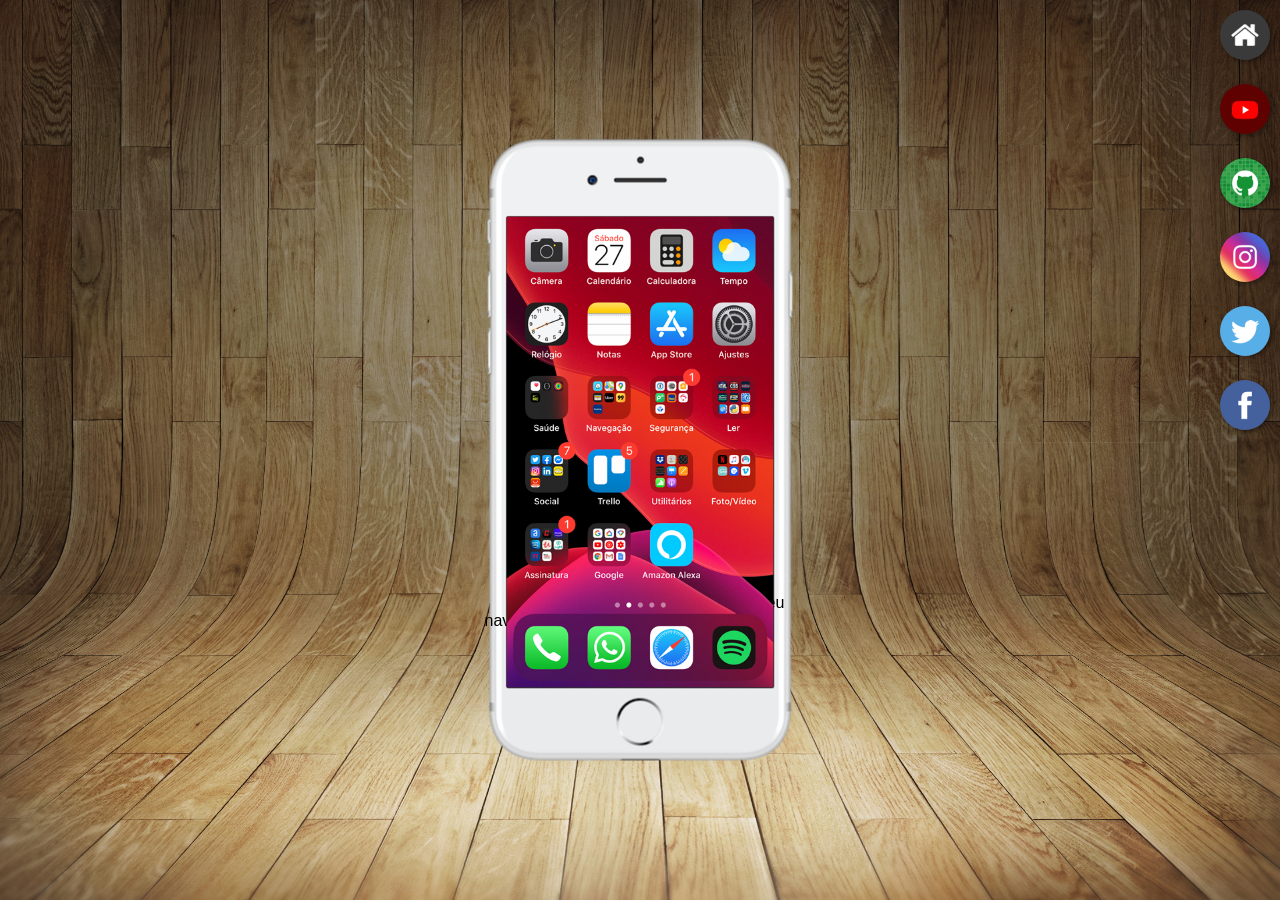
<file: index.html>
<!DOCTYPE html>
<html lang="pt-br">
<head>
    <meta charset="UTF-8">
    <meta name="viewport" content="width=device-width, initial-scale=1.0">
    <link rel="shortcut icon" href="favicon.ico">
    <link rel="stylesheet" href="estilos/style.css">
    <title>Projeto de Redes Sociais</title>
</head>
<body>
    <main>
        <section id="telefone">
            <iframe src="home.html" name="tela" id="tela" frameborder="0"></iframe>
            Seu navegador não é compatível com isso.
        </section>
        <section id="redes-sociais">
            <a href="home.html" target="tela"><img src="imagens/logo-home.jpg" alt="Home"></a><br>
            <a href="youtube.html" target="tela"><img src="imagens/logo-youtube.jpg" alt="Youtube"></a><br>
            <a href="github.html" target="tela"><img src="imagens/logo-github.jpg" alt="GitHub"></a><br>
            <a href="instagram.html" target="tela"><img src="imagens/logo-instagram.jpg" alt="Instagram"></a><br>
            <a href="twitter.html" target="tela"><img src="imagens/logo-twitter.jpg" alt="Twitter"></a><br>
            <a href="facebook.html" target="tela"><img src="imagens/logo-facebook.jpg" alt="Facebook"></a><br>
        </section>
    </main>
</body>
</html>
</file>
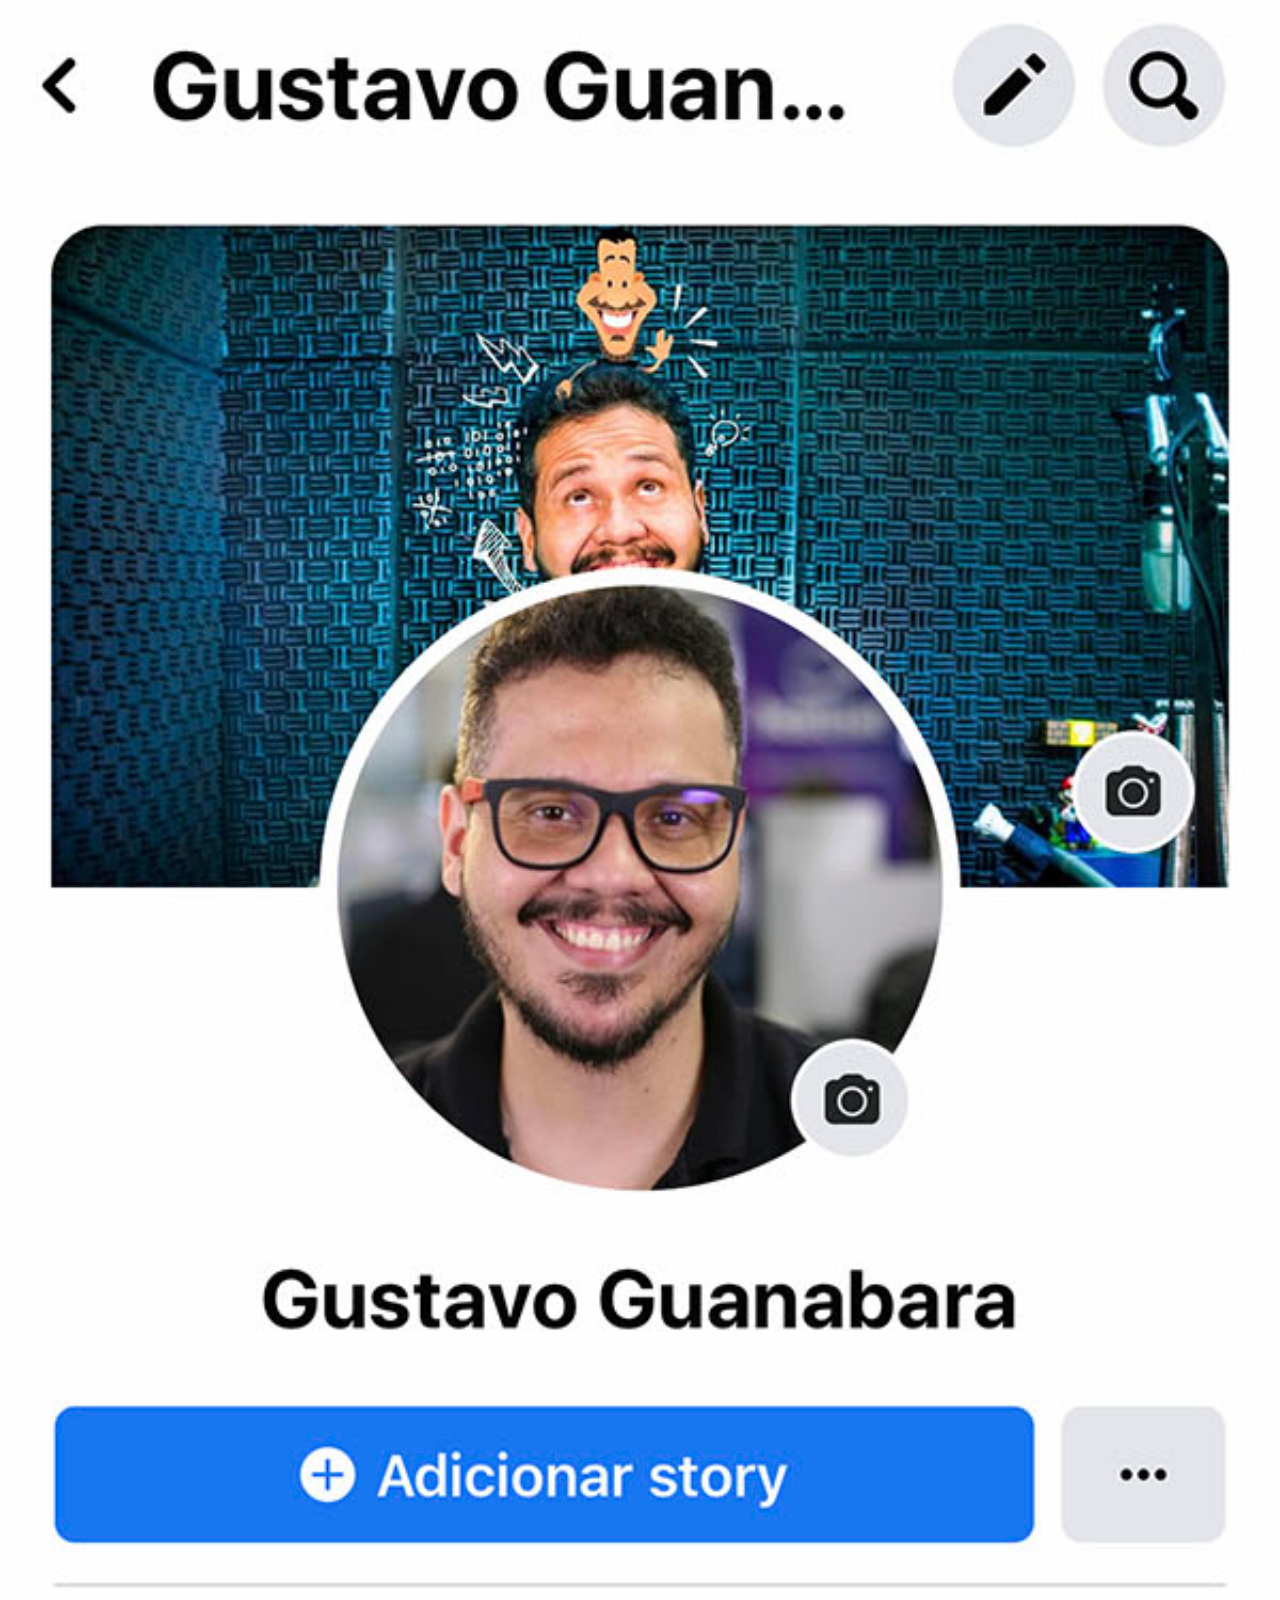
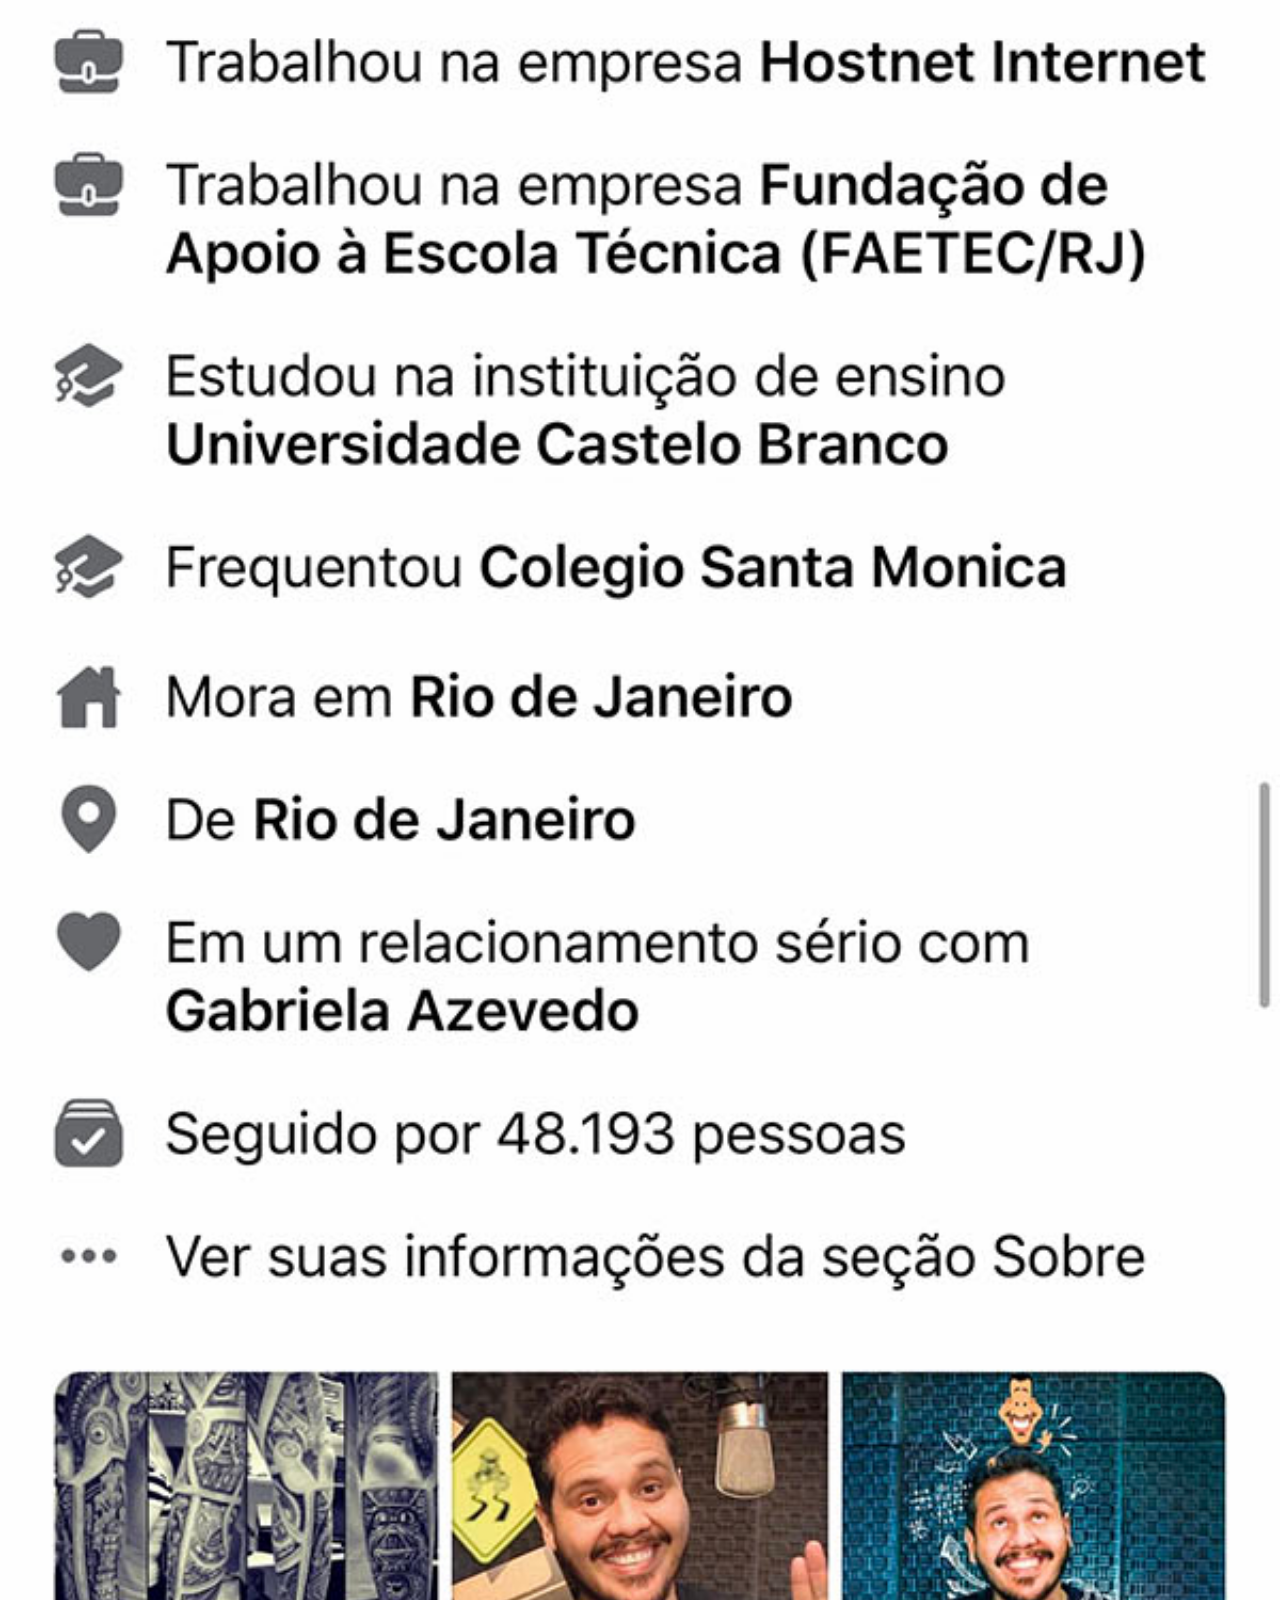
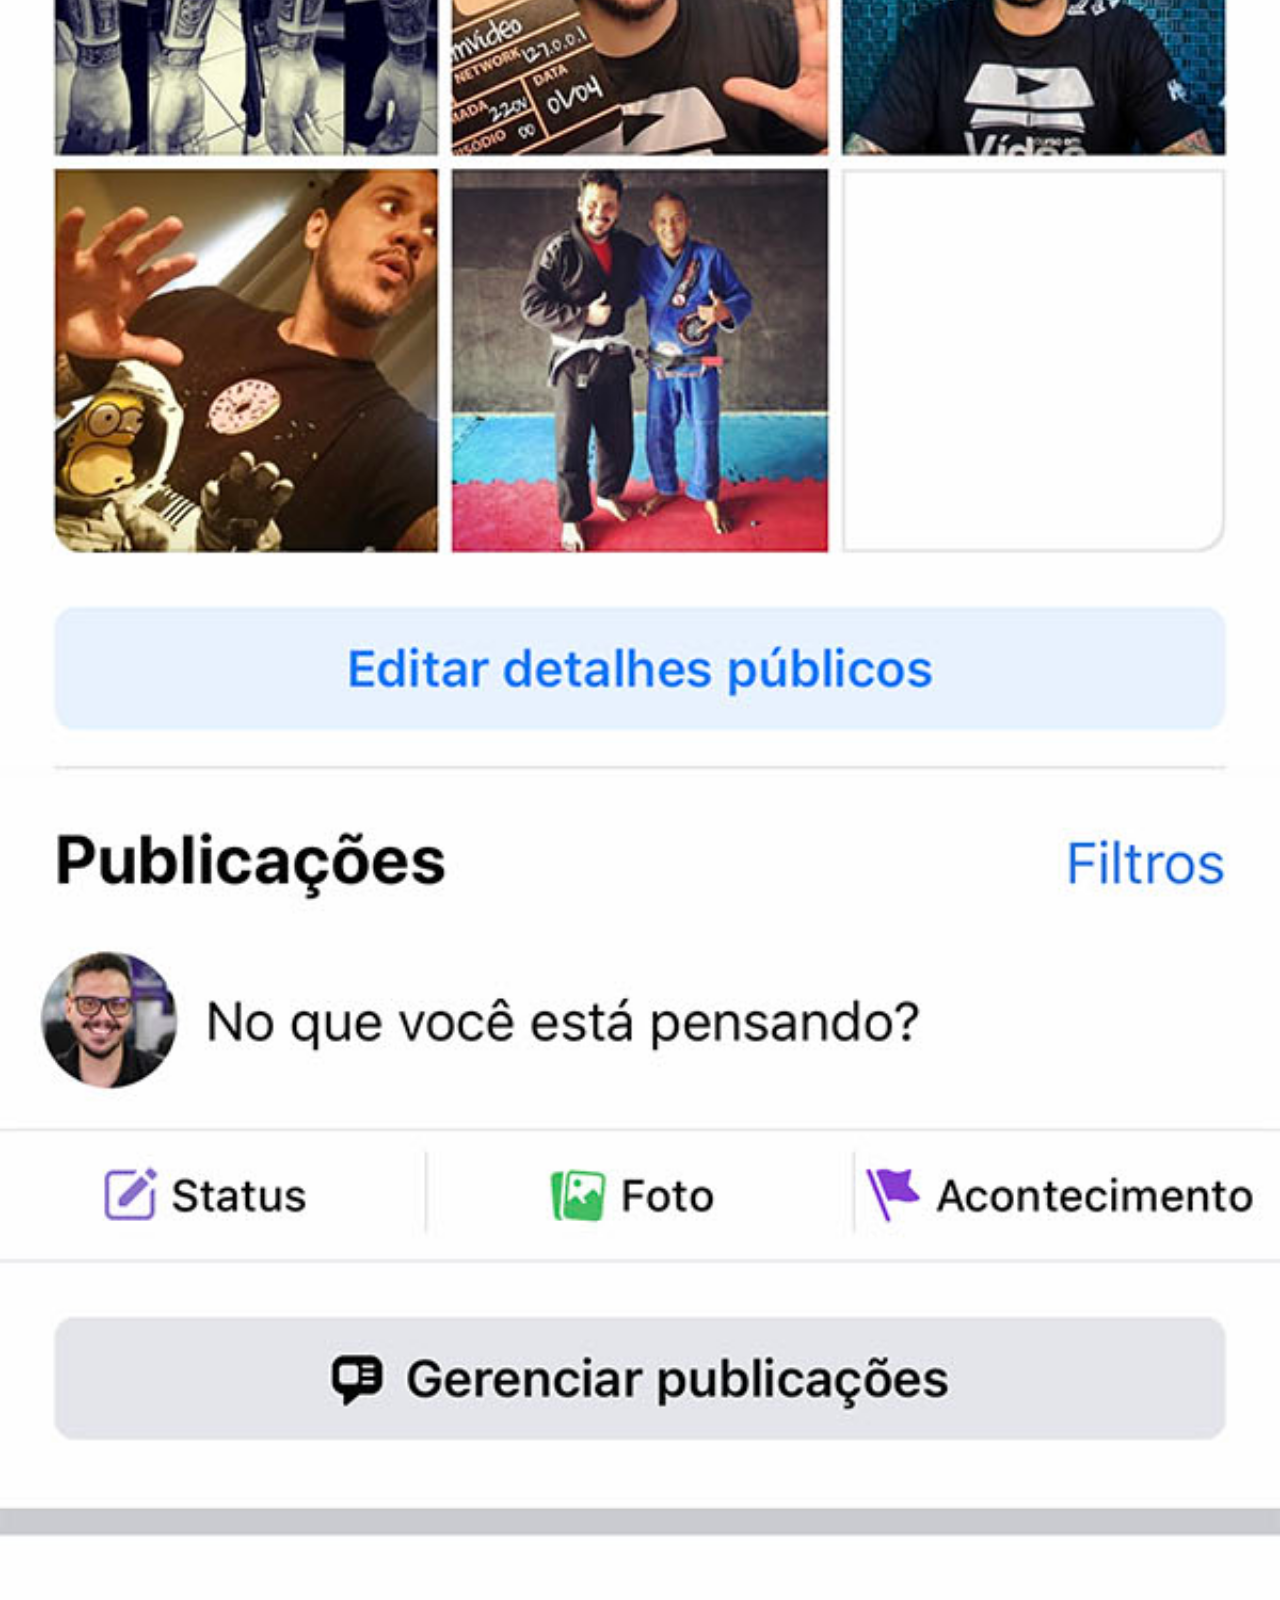
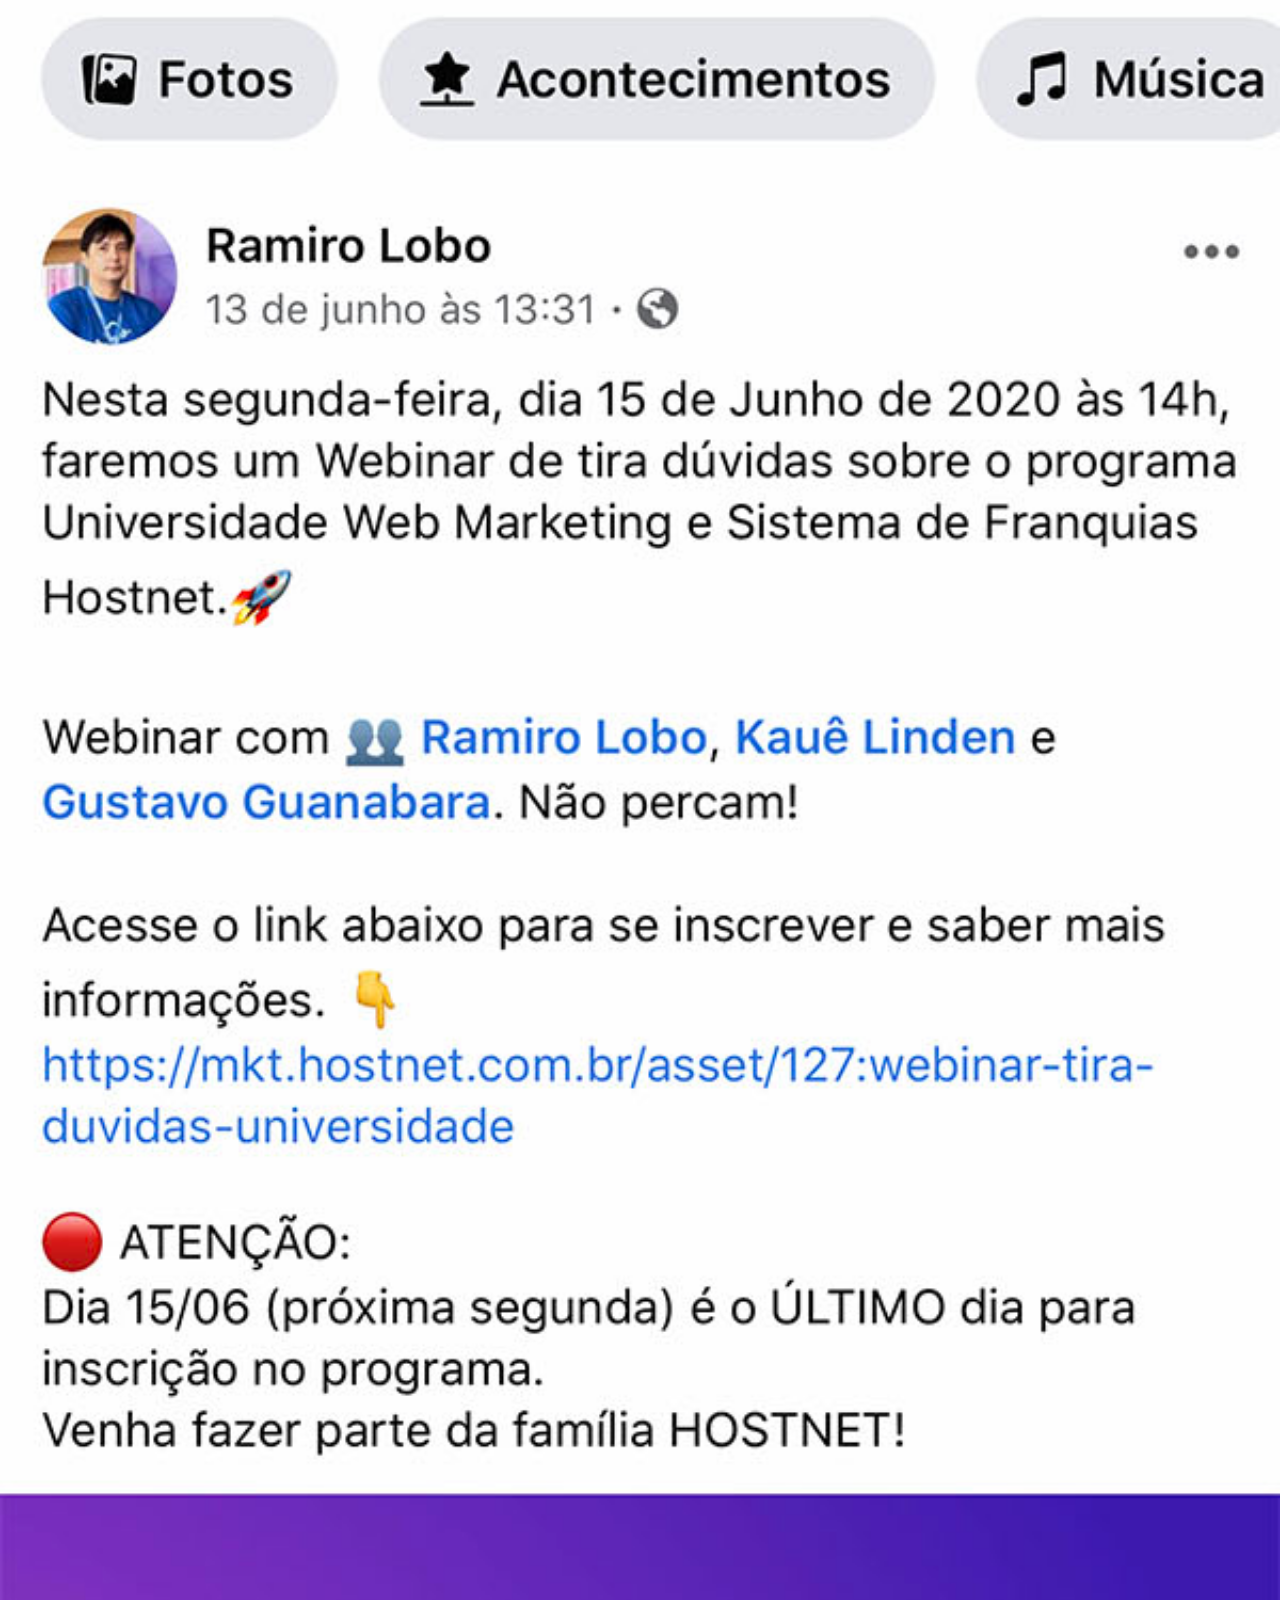
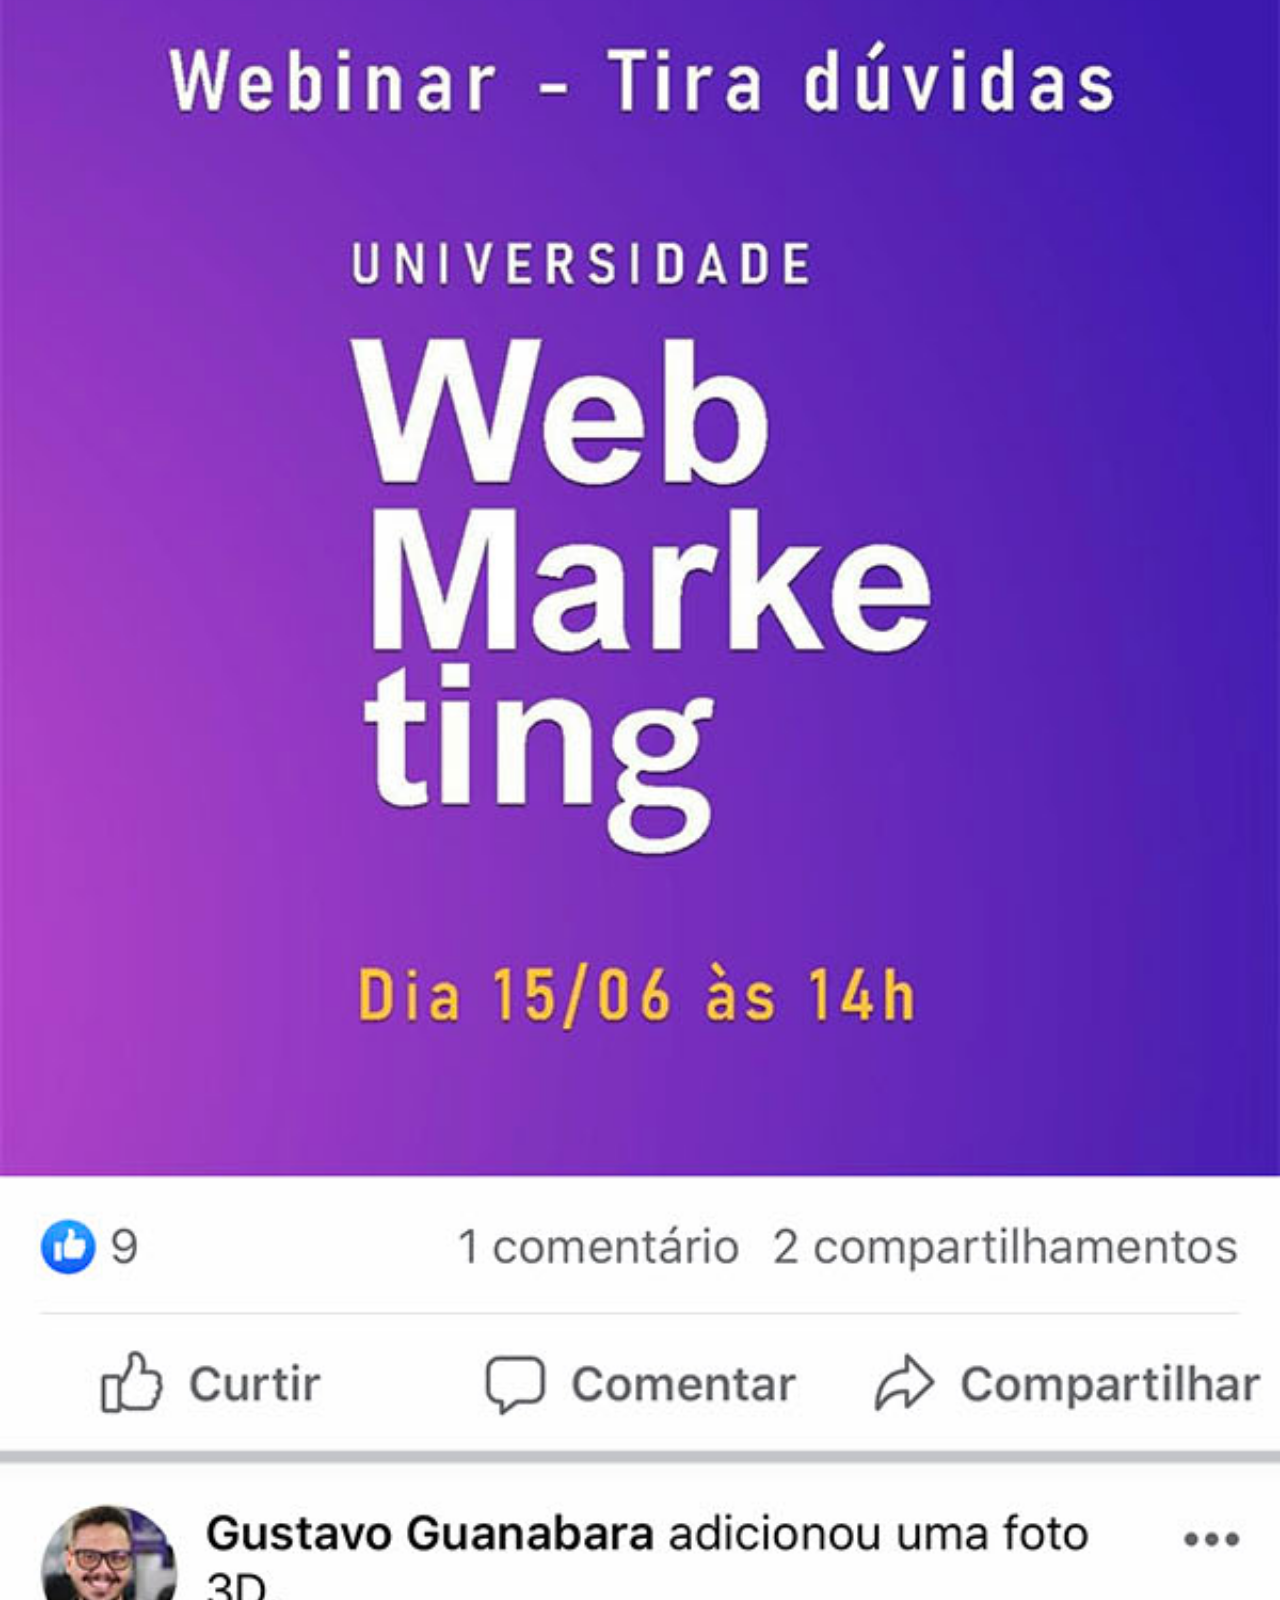
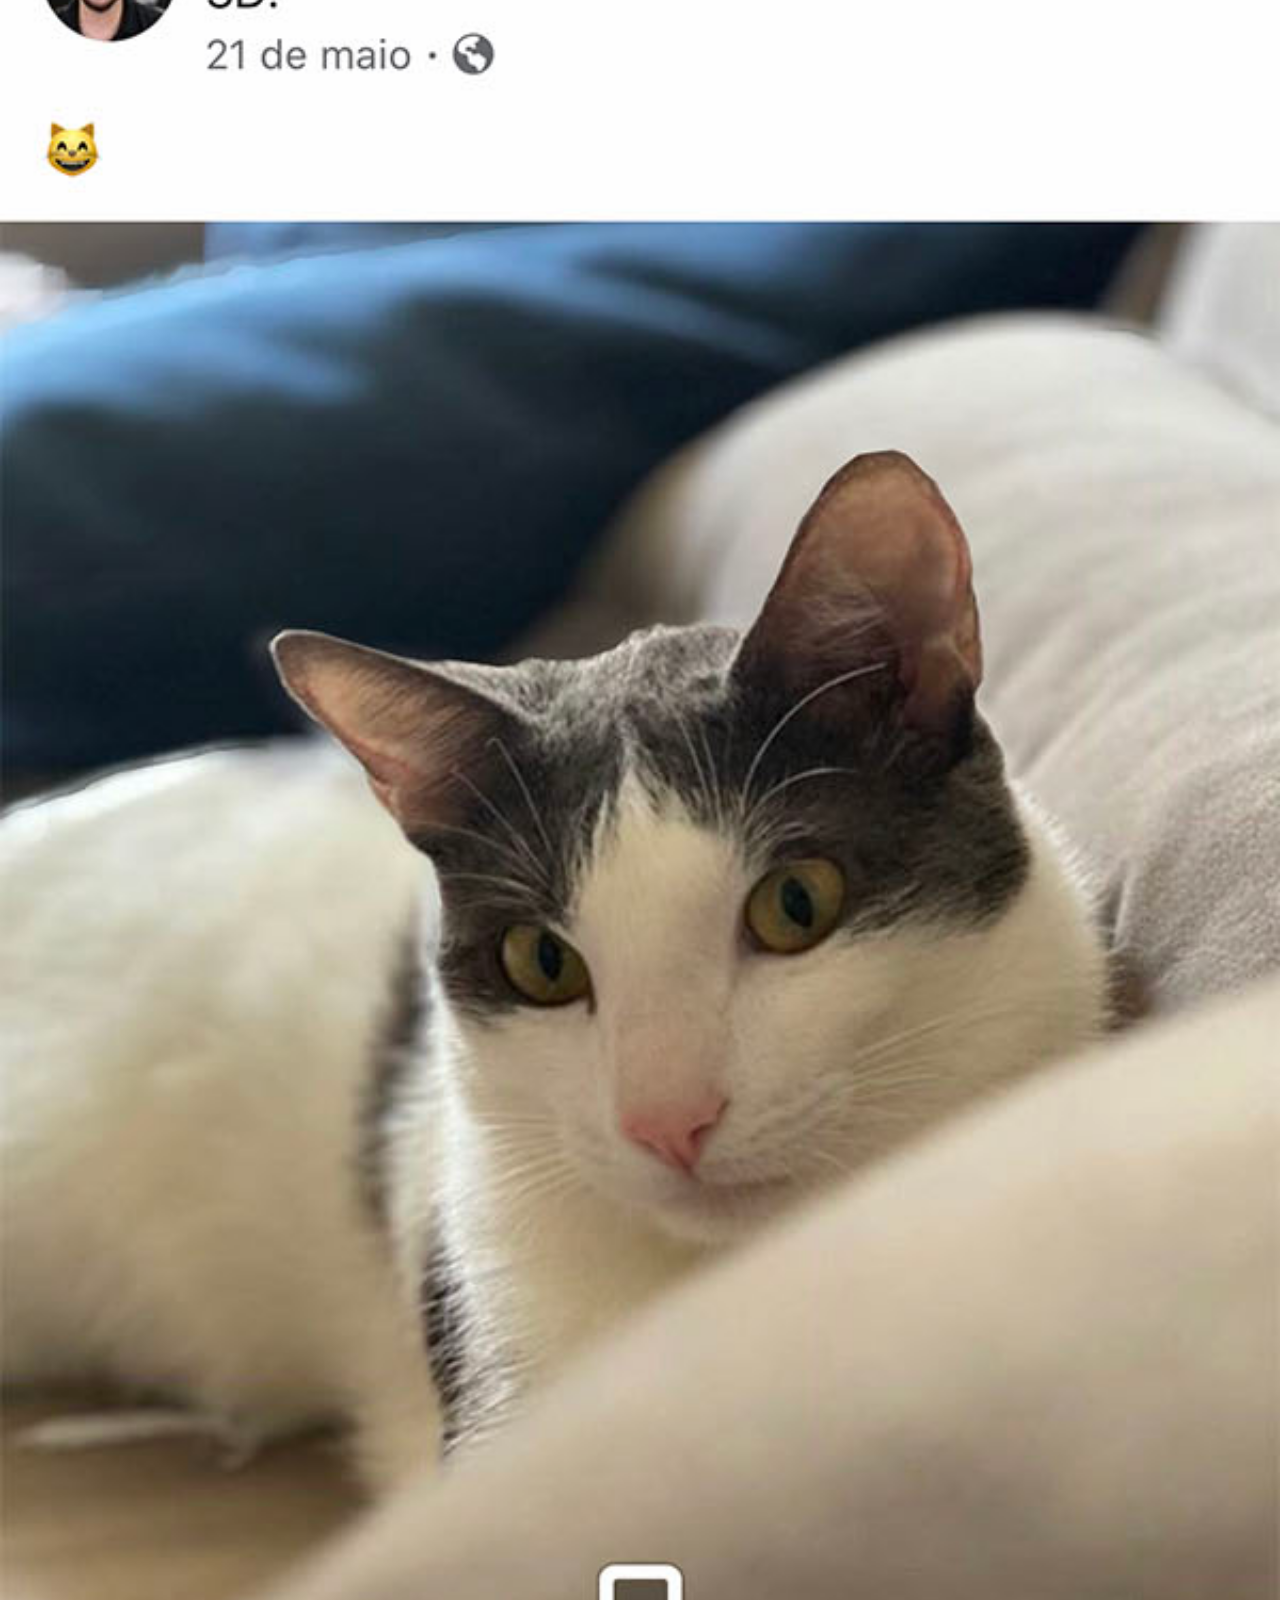
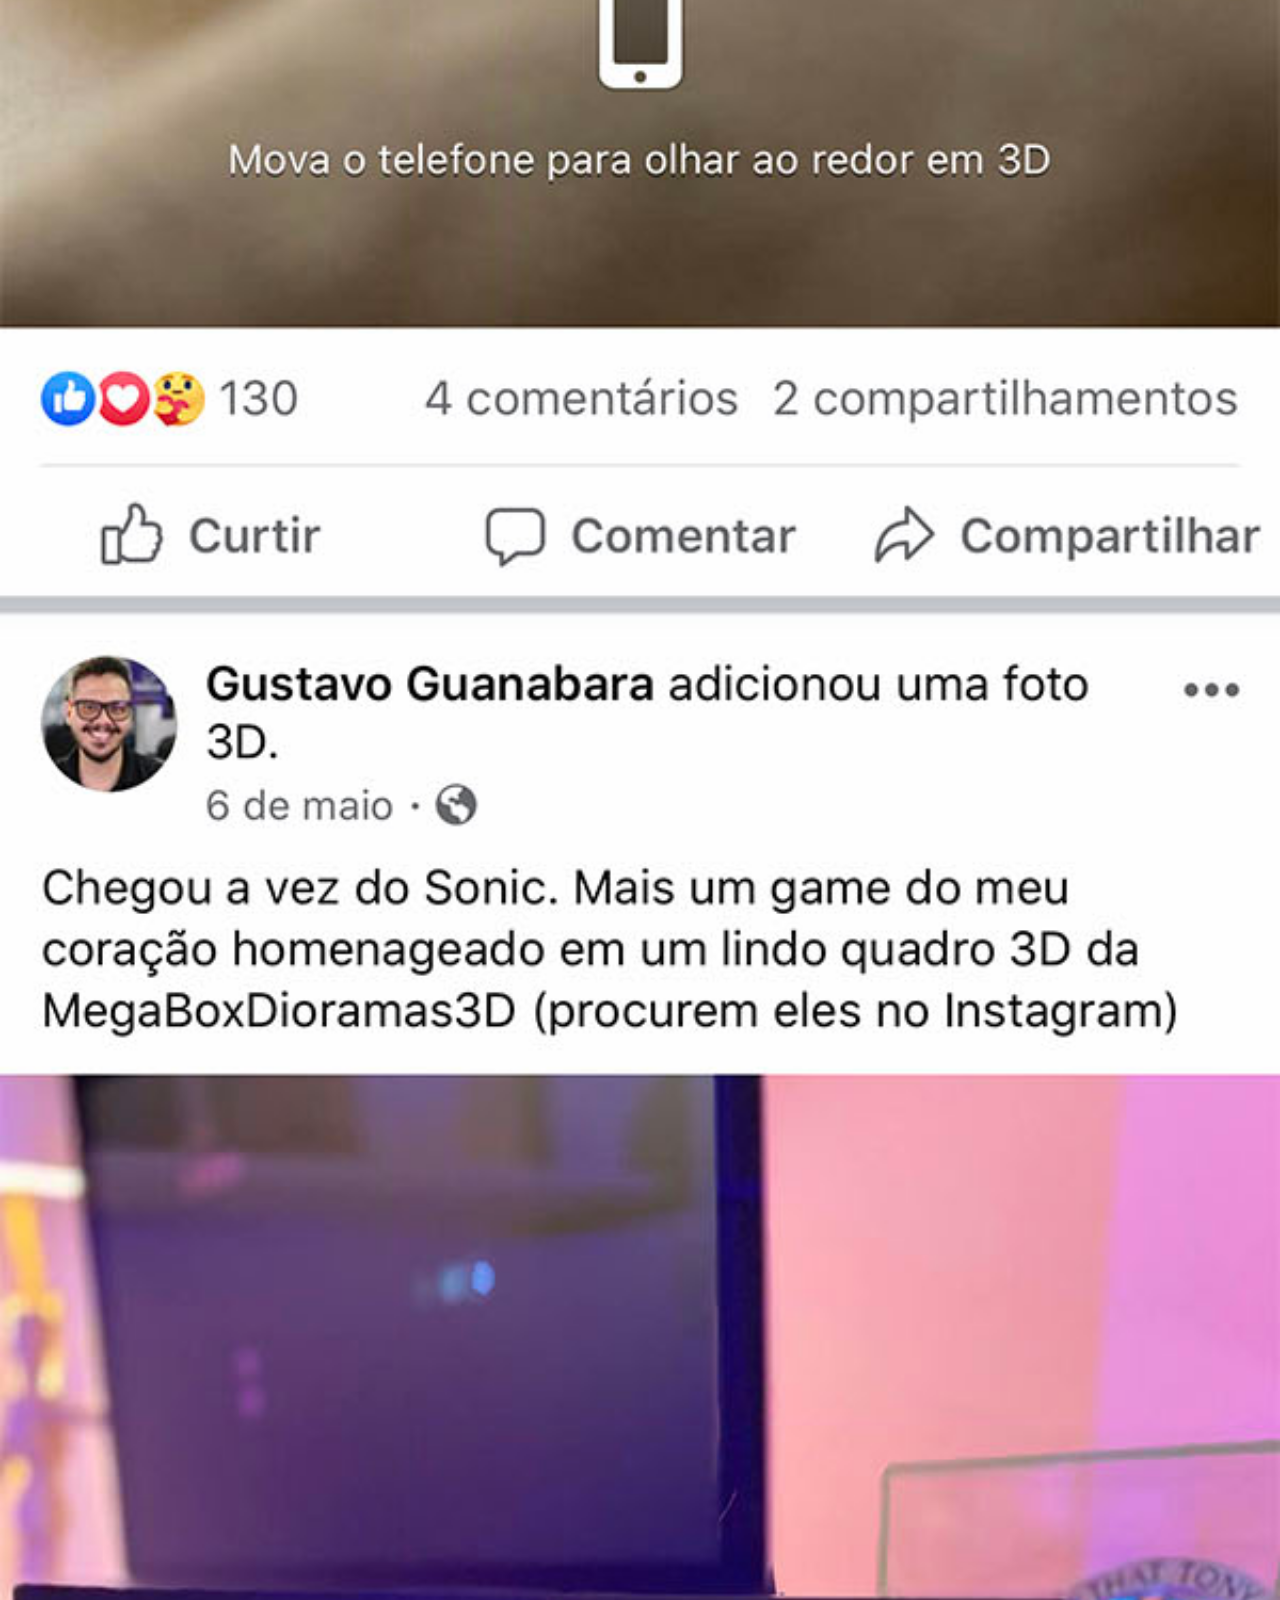
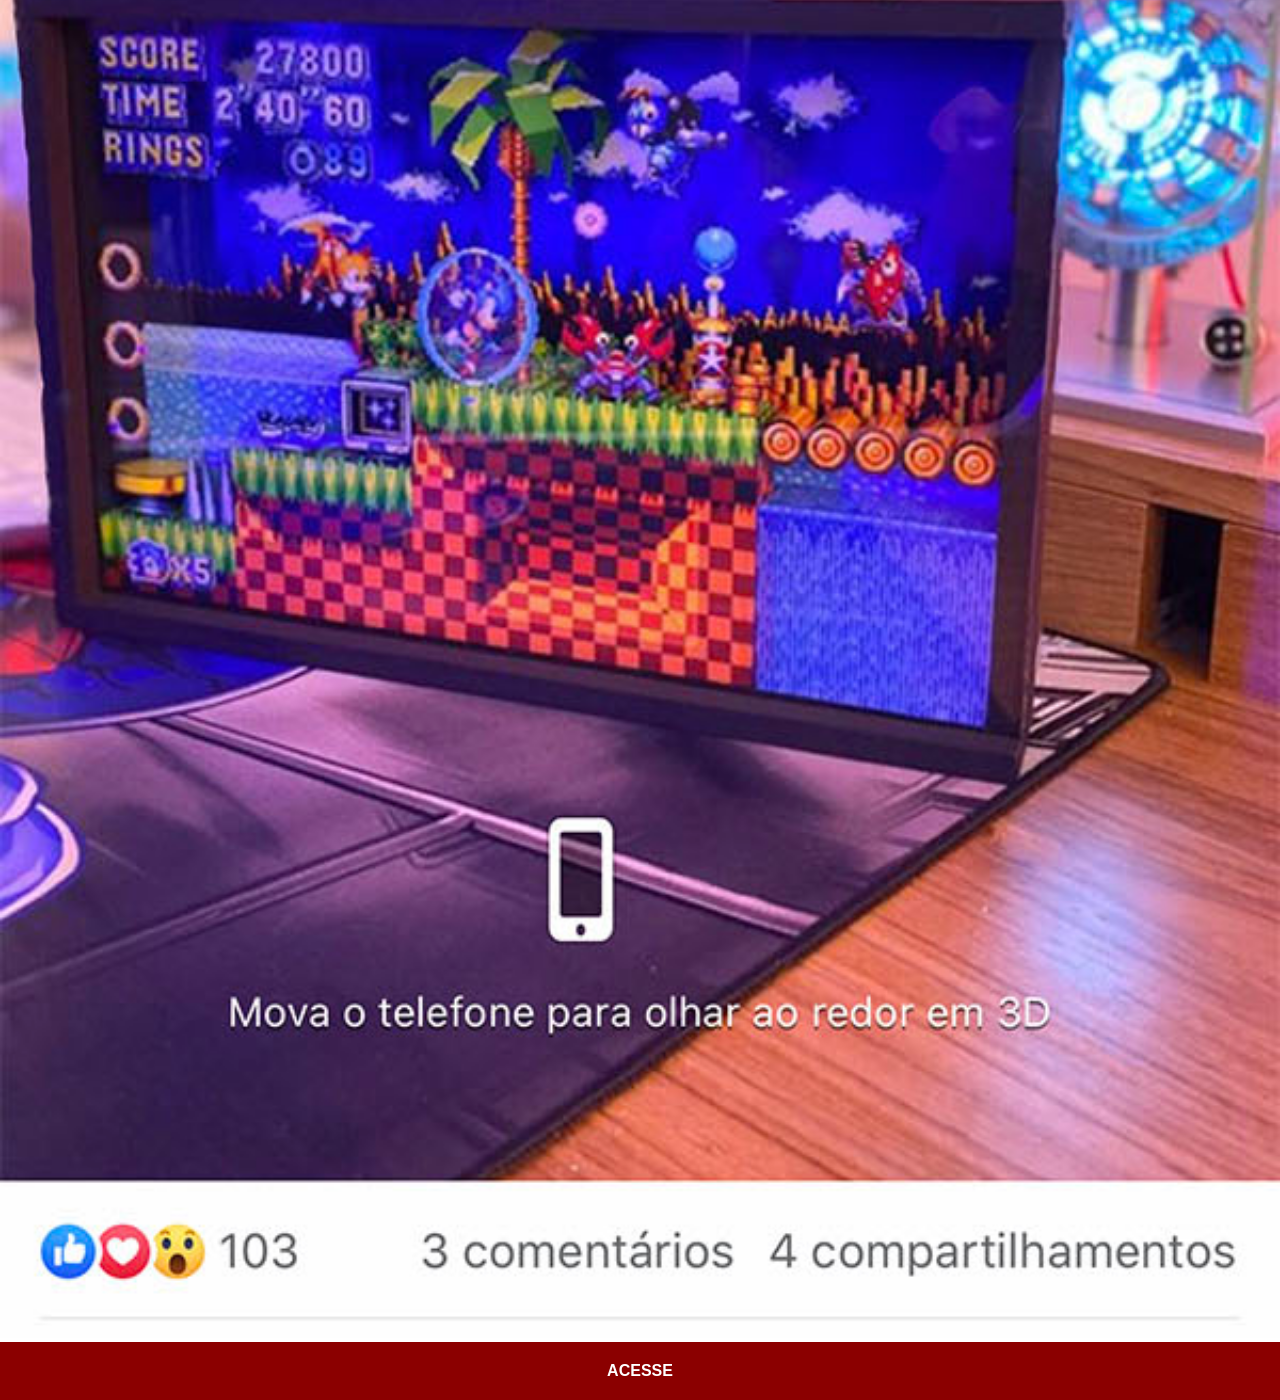
<file: facebook.html>
<!DOCTYPE html>
<html lang="pt-br">
<head>
    <meta charset="UTF-8">
    <meta name="viewport" content="width=device-width, initial-scale=1.0">
    <title>Facebook</title>
    <link rel="stylesheet" href="estilos/social.css">
</head>
<body>
    <img src="imagens/tela-facebook.jpg" alt="Facebook">
    <a href="https://www.facebook.com/gustavoguanabara/about/" target="_blank">ACESSE</a>
</body>
</html>
</file>
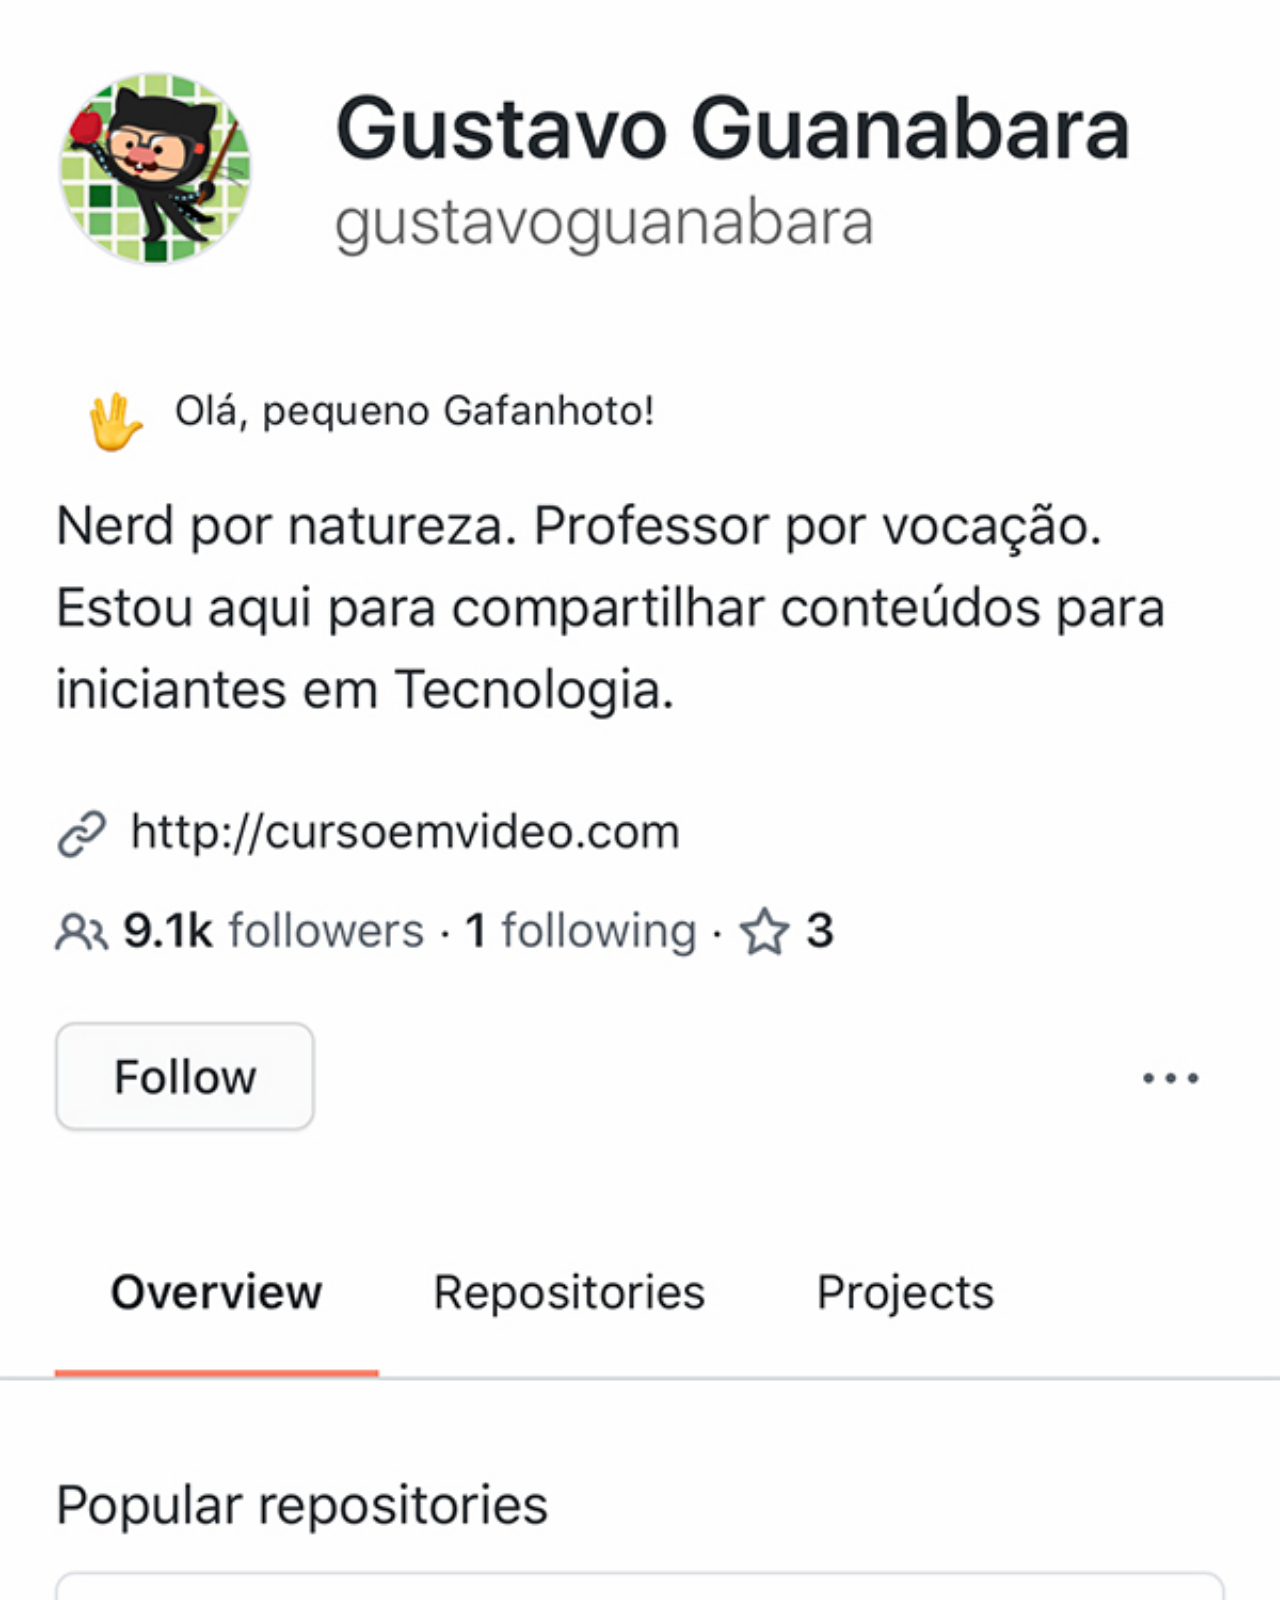
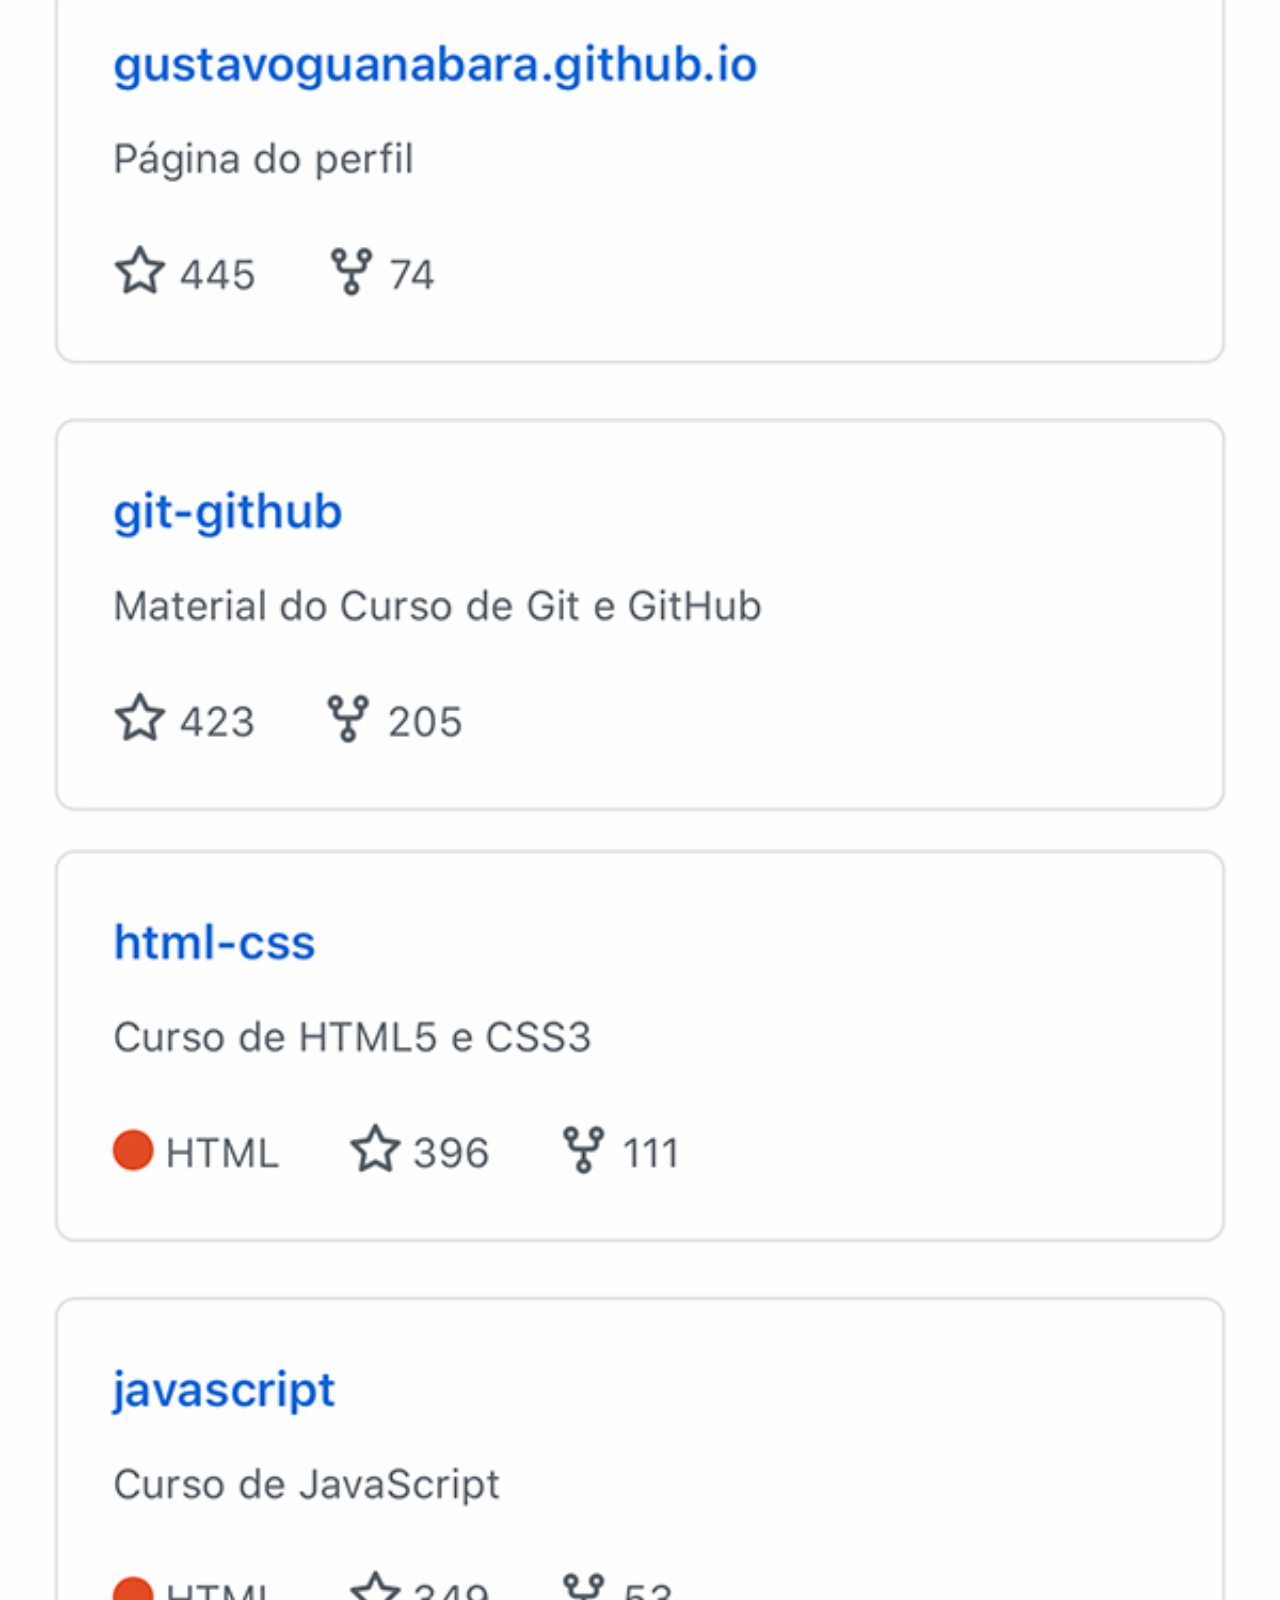
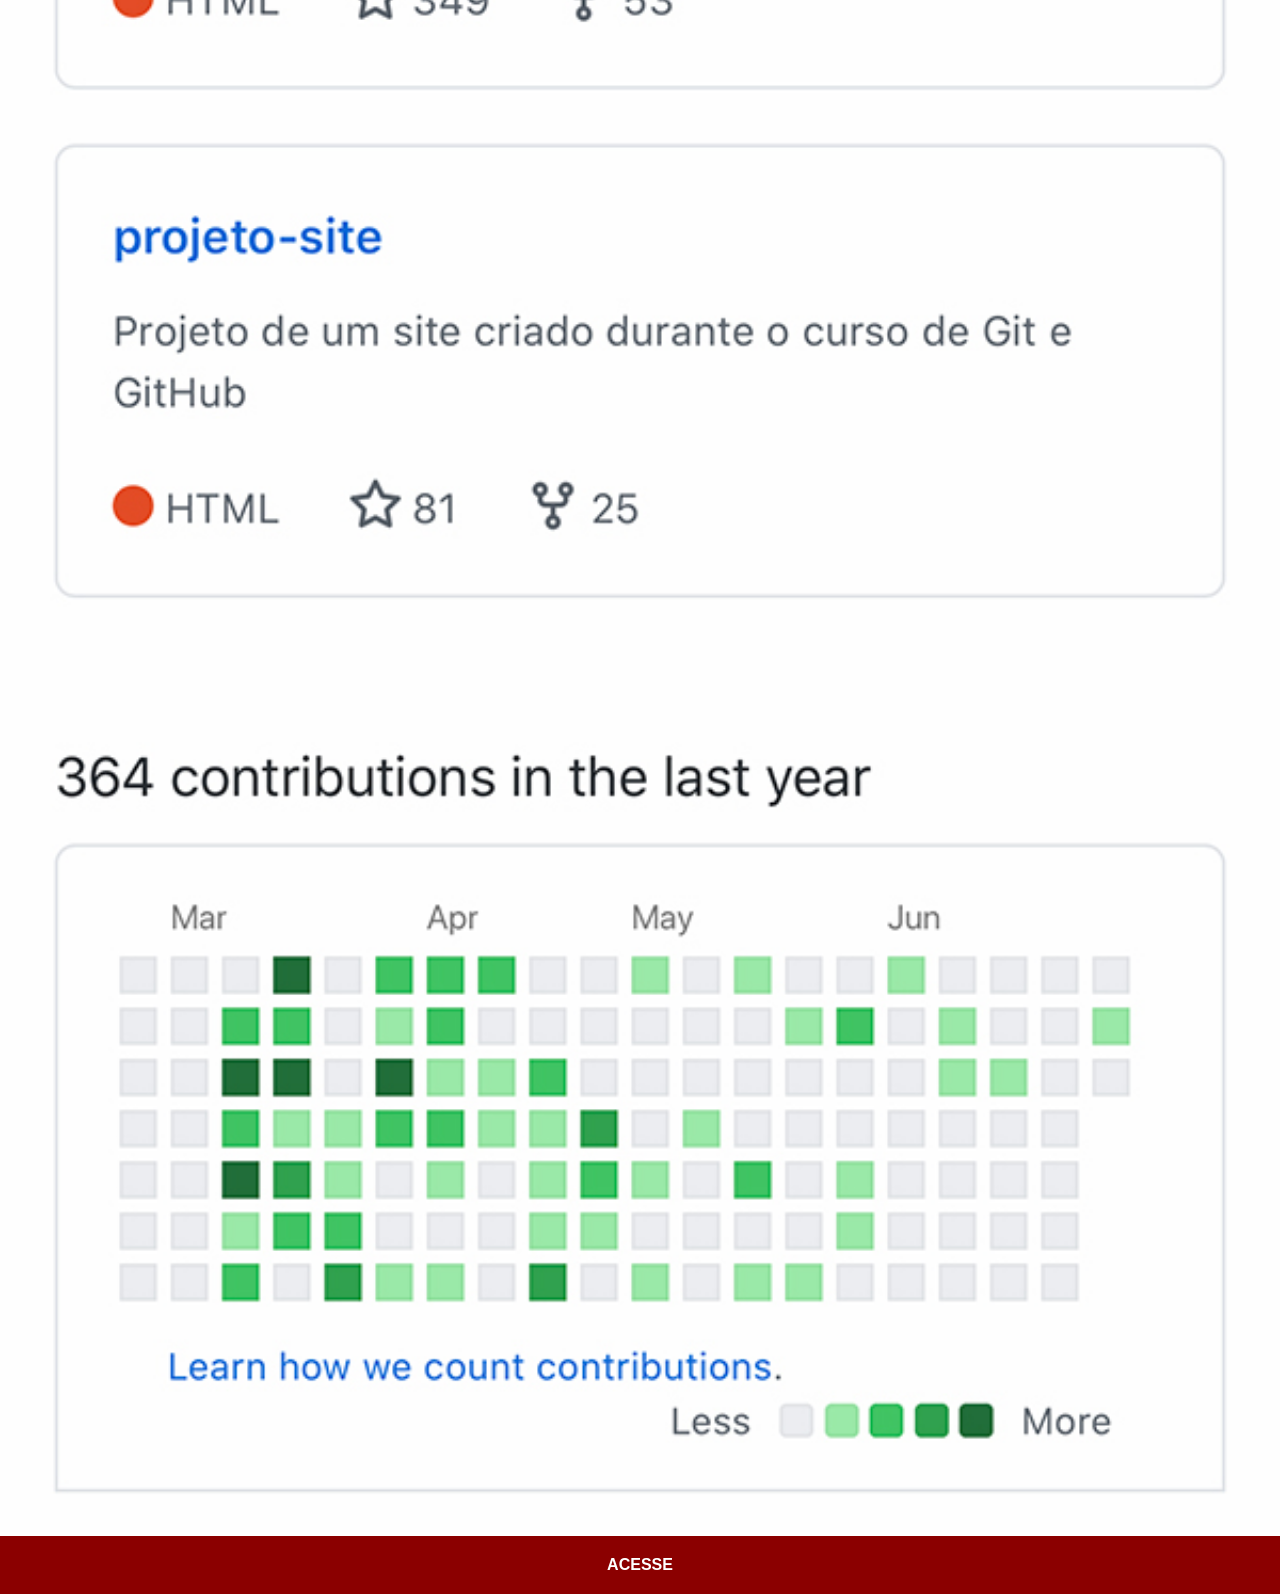
<file: github.html>
<!DOCTYPE html>
<html lang="pt-br">
<head>
    <meta charset="UTF-8">
    <meta name="viewport" content="width=device-width, initial-scale=1.0">
    <title>GitHub</title>
    <link rel="stylesheet" href="estilos/social.css">
</head>
<body>
    <img src="imagens/tela-github.jpg" alt="GitHub">
    <a href="https://github.com/gustavoguanabara" target="_blank">ACESSE</a>
</body>
</html>
</file>
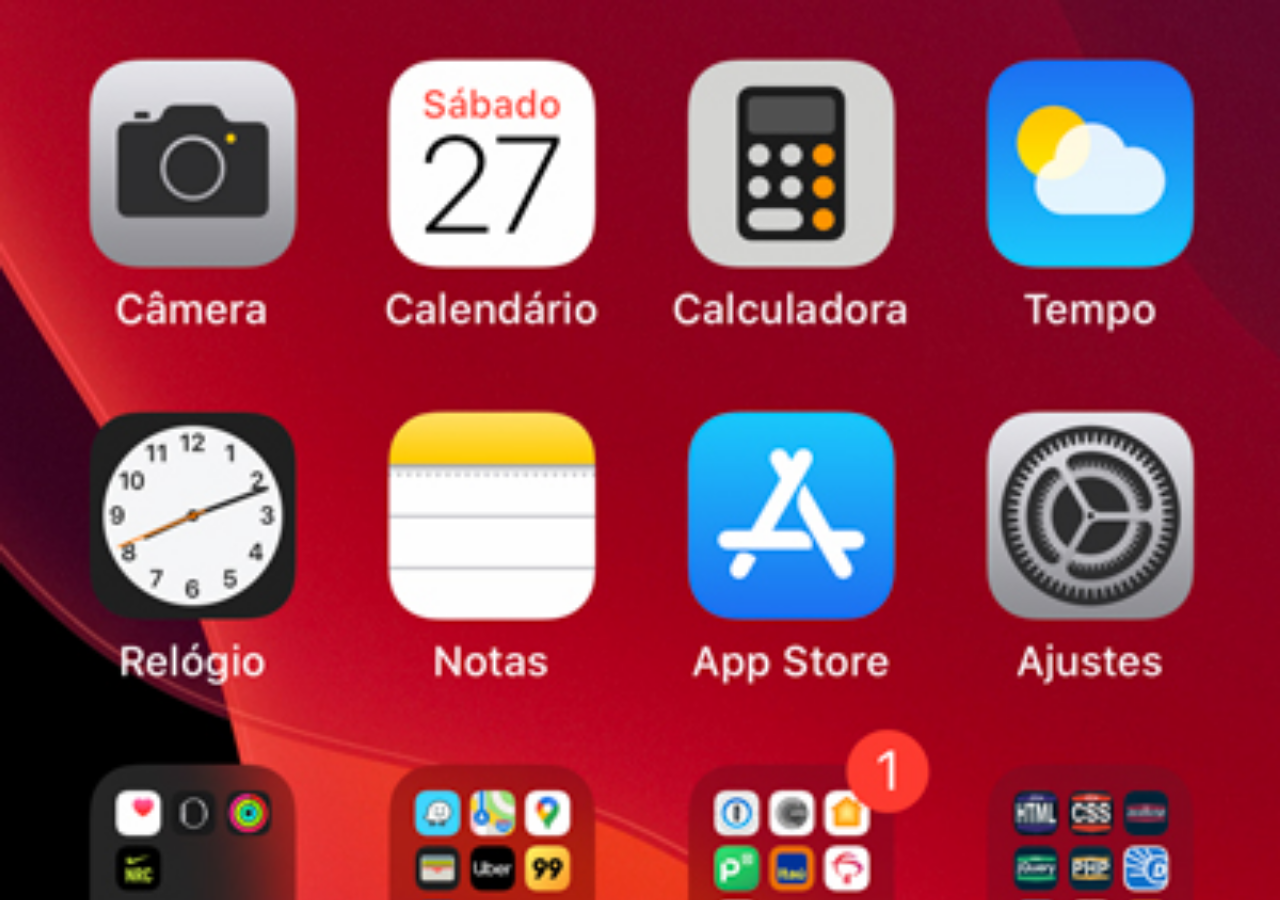
<file: home.html>
<!DOCTYPE html>
<html lang="pt-br">
<head>
    <meta charset="UTF-8">
    <meta name="viewport" content="width=device-width, initial-scale=1.0">
    <title>Home</title>
</head>
<style>
    * {
        margin: 0px;
        padding: 0px;
    }

    body {
        width: 100vw;
        height: 100vh;
        background: black url('imagens/tela-home.jpg') no-repeat top center;
        background-size: cover;
    }
</style>
<body>
    
</body>
</html>
</file>
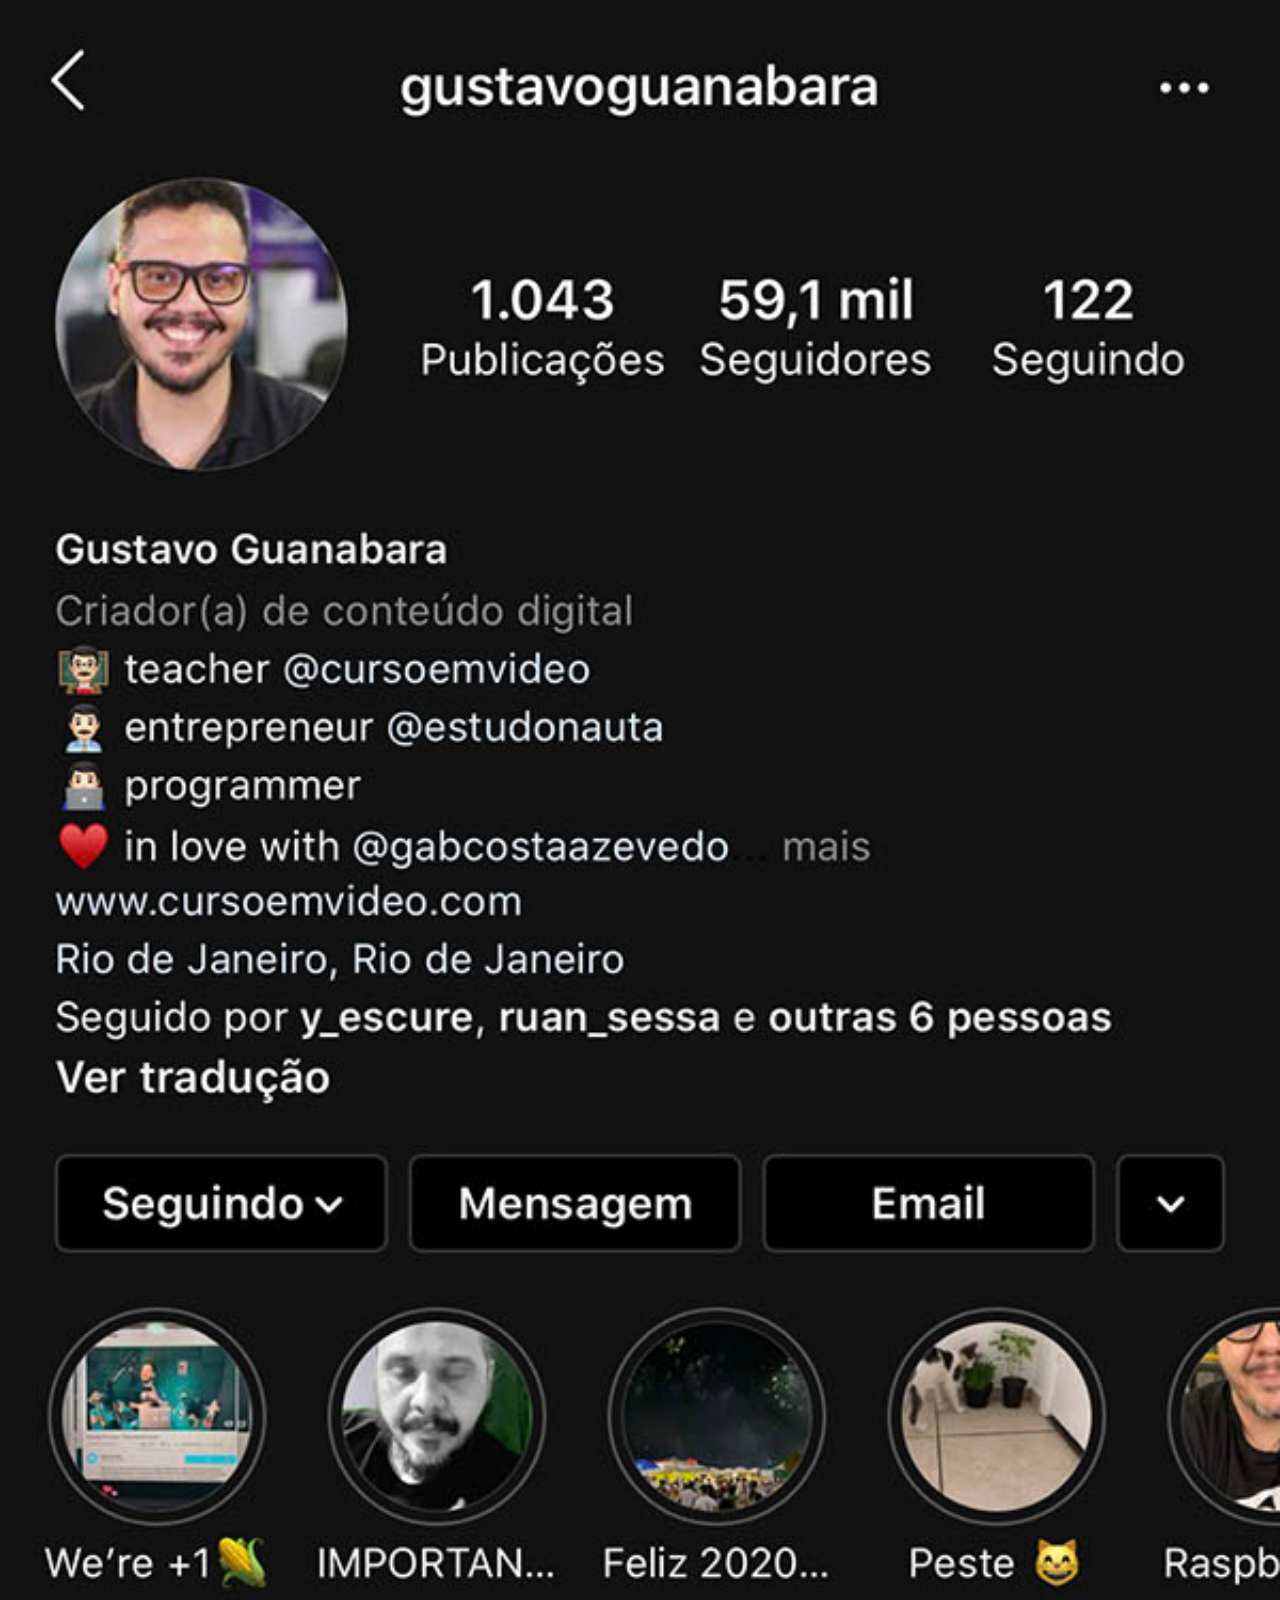
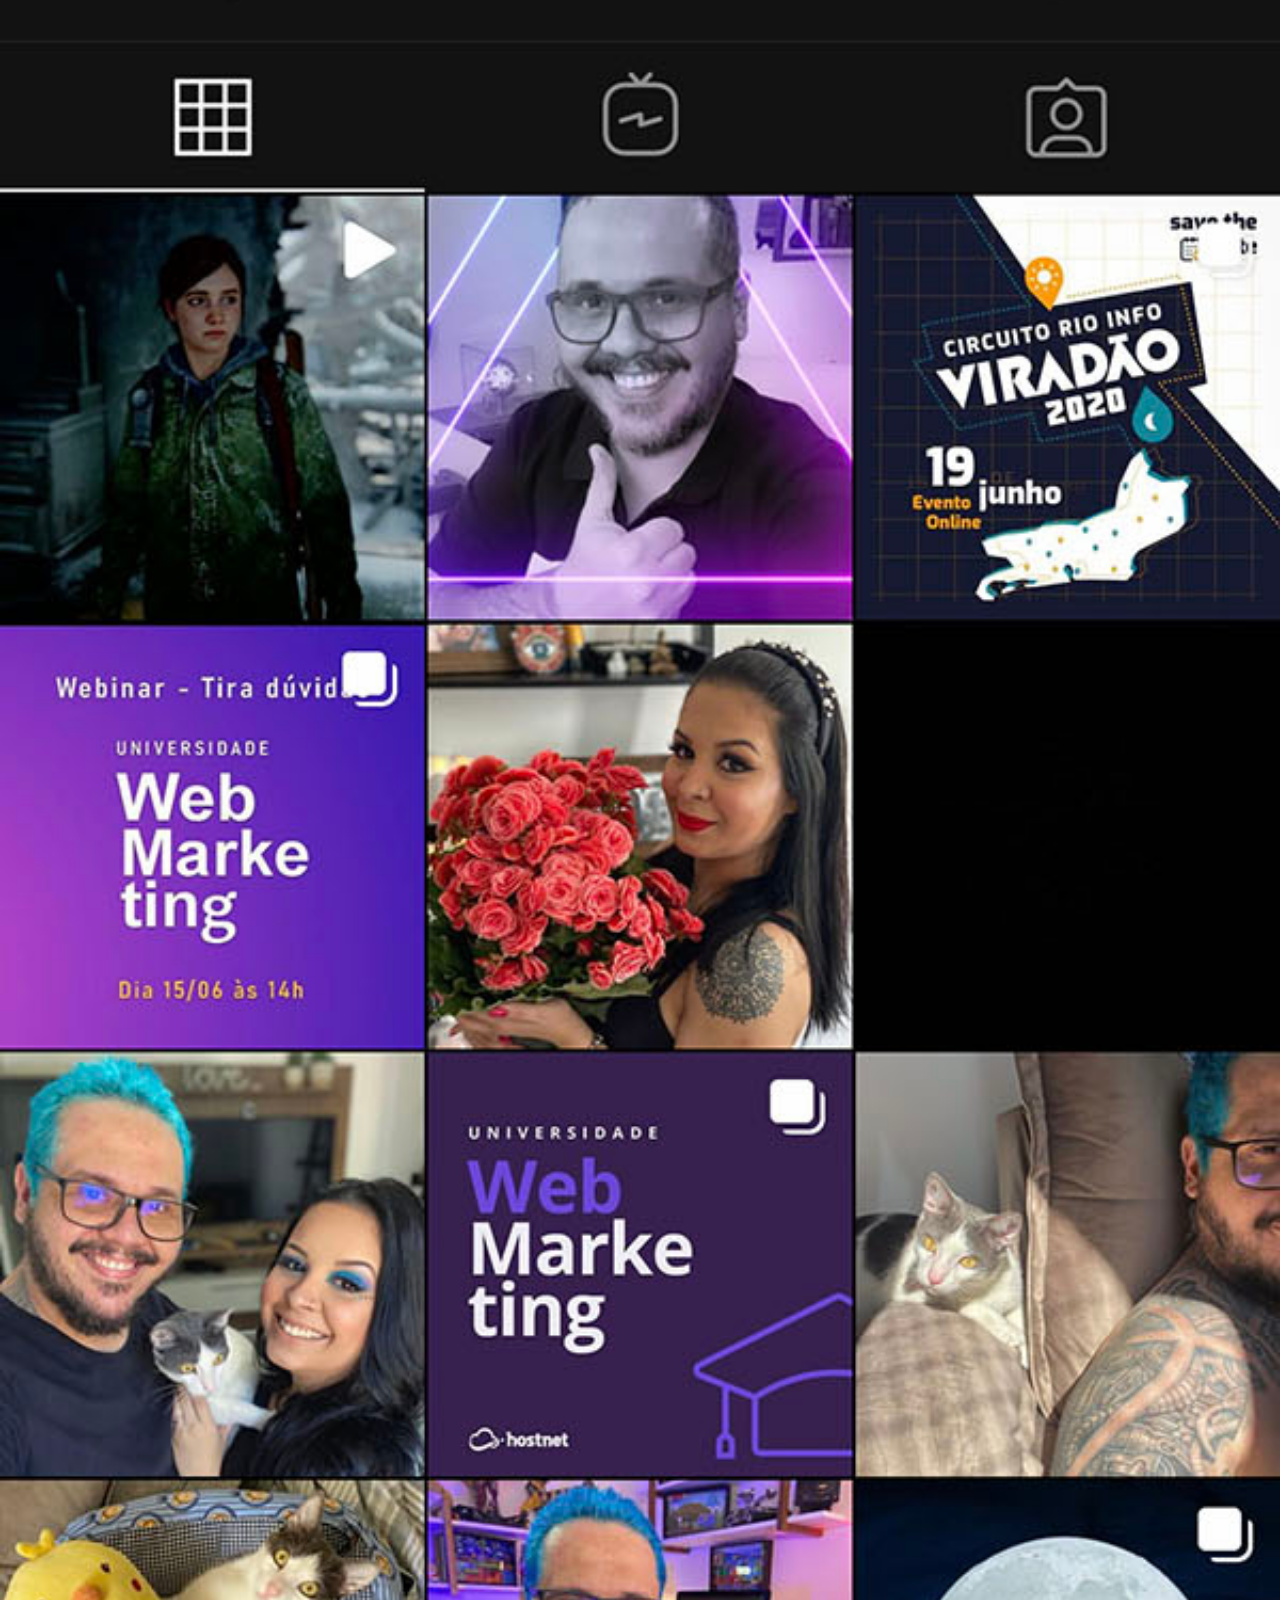
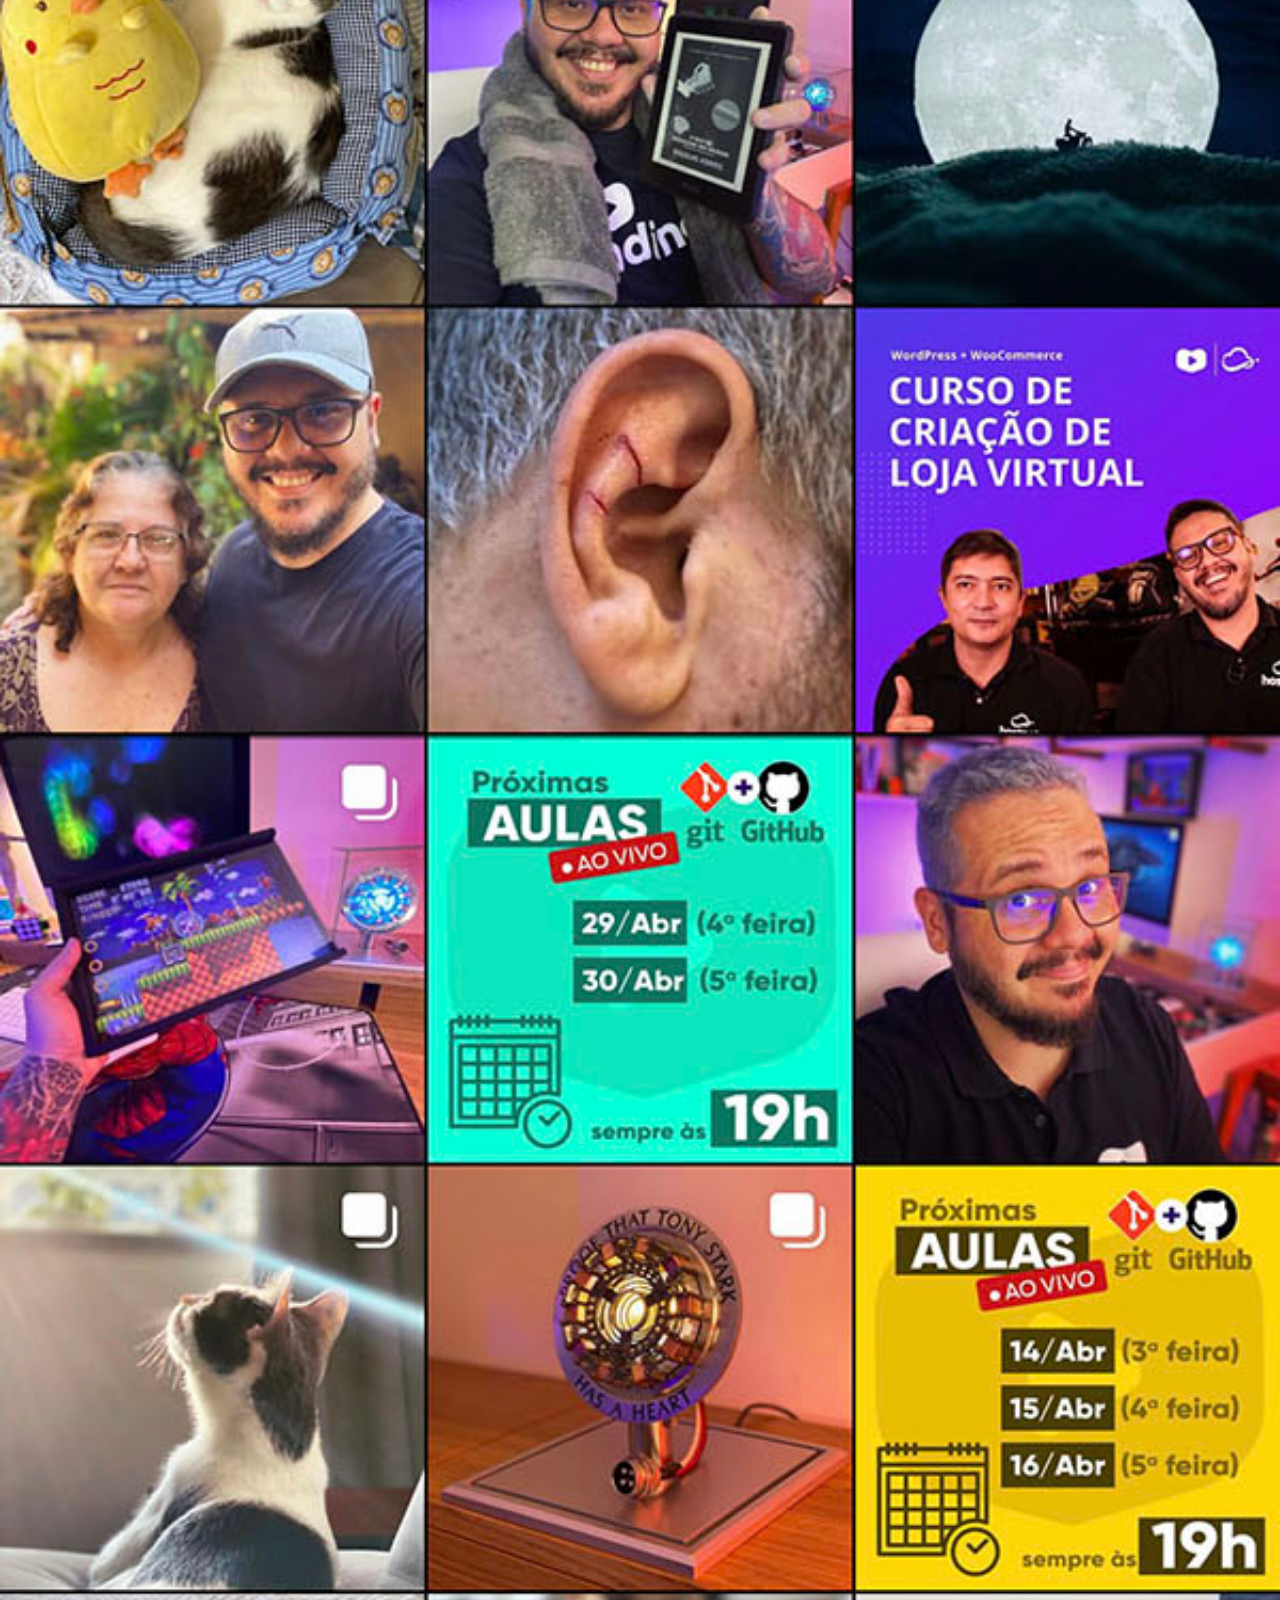
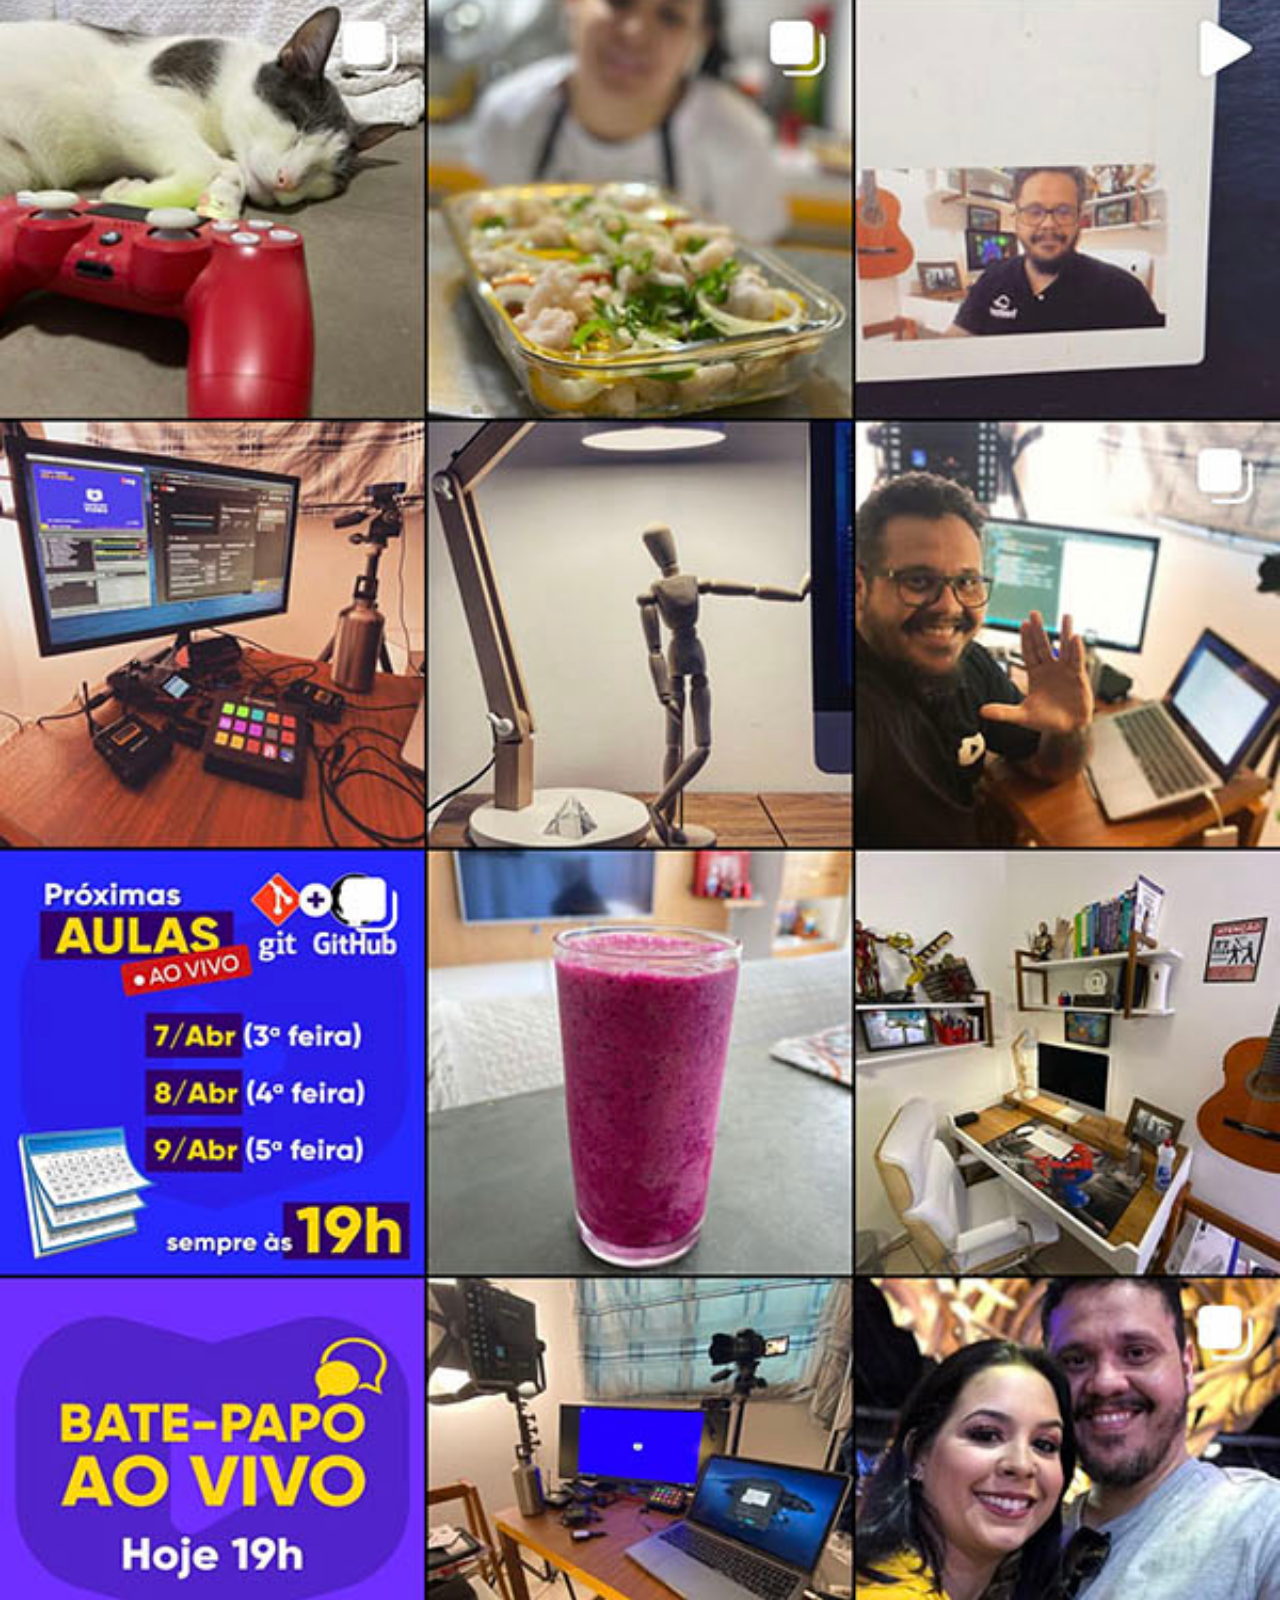
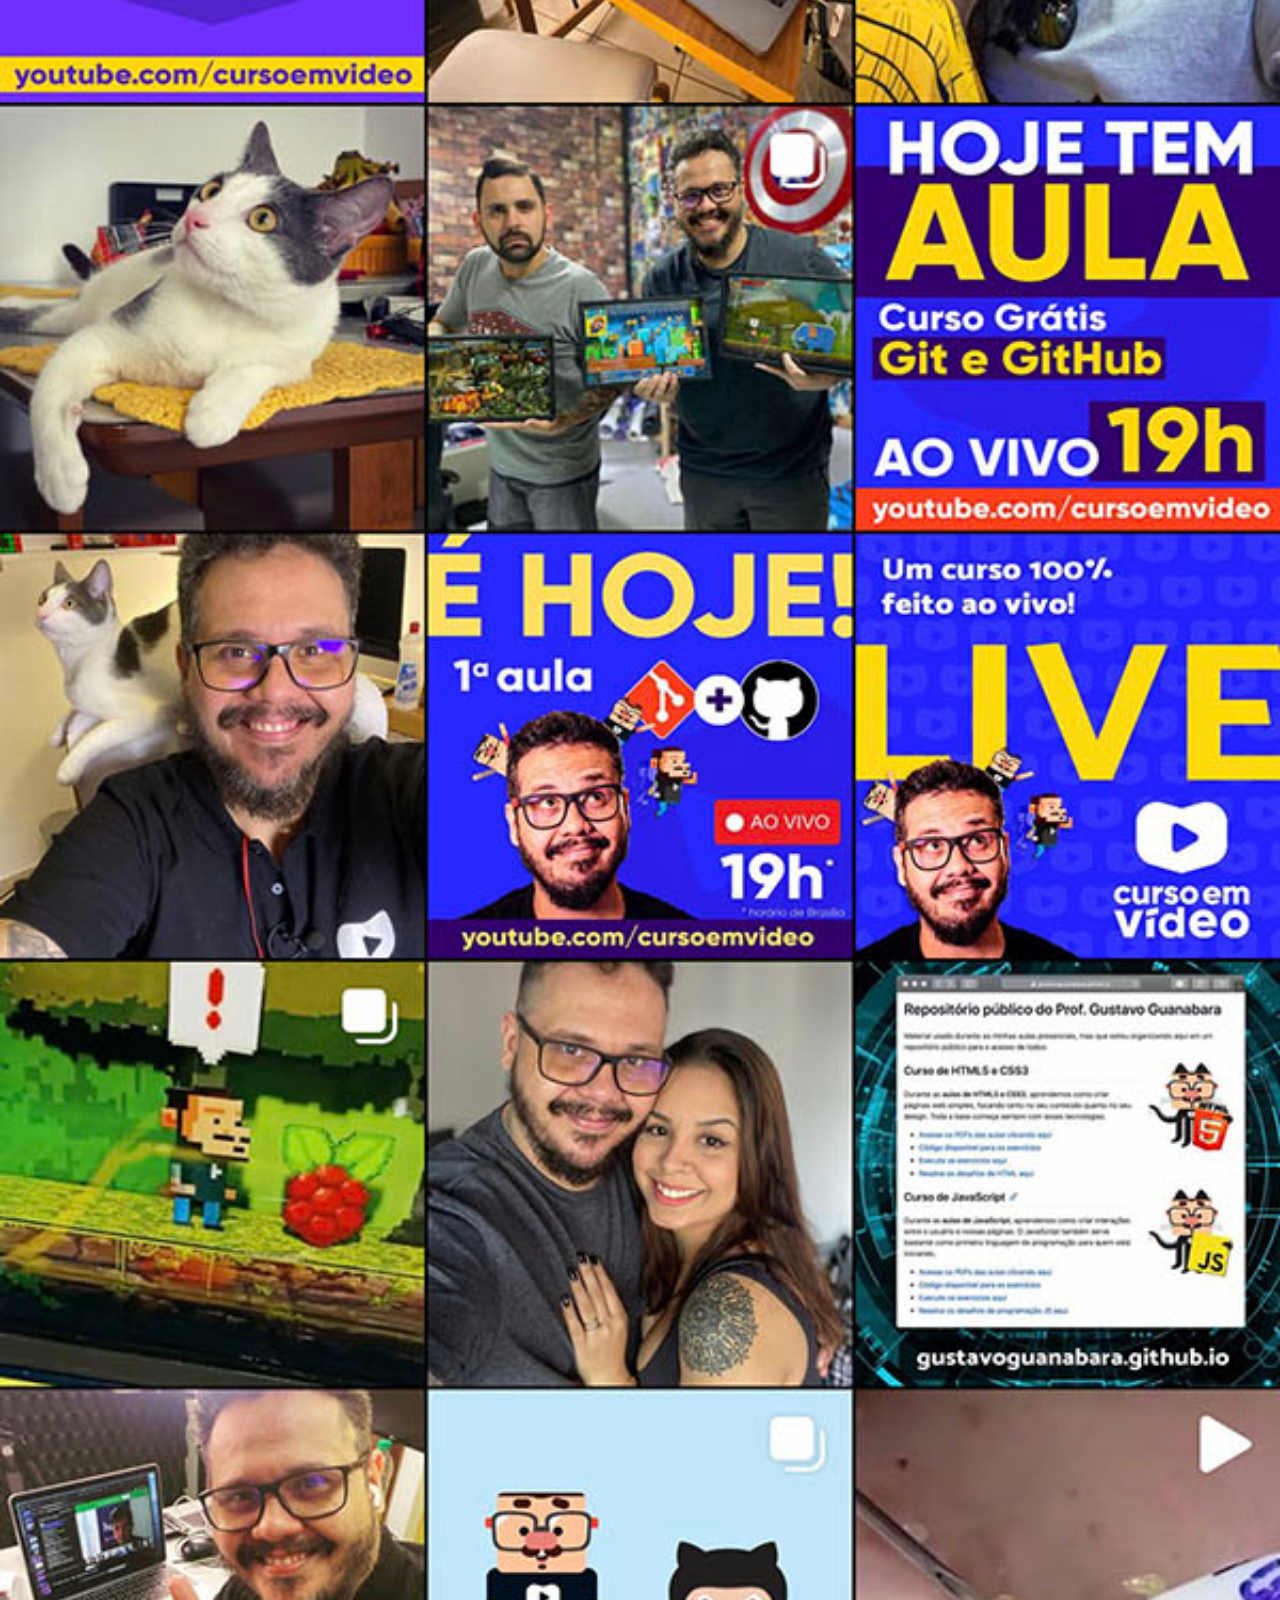
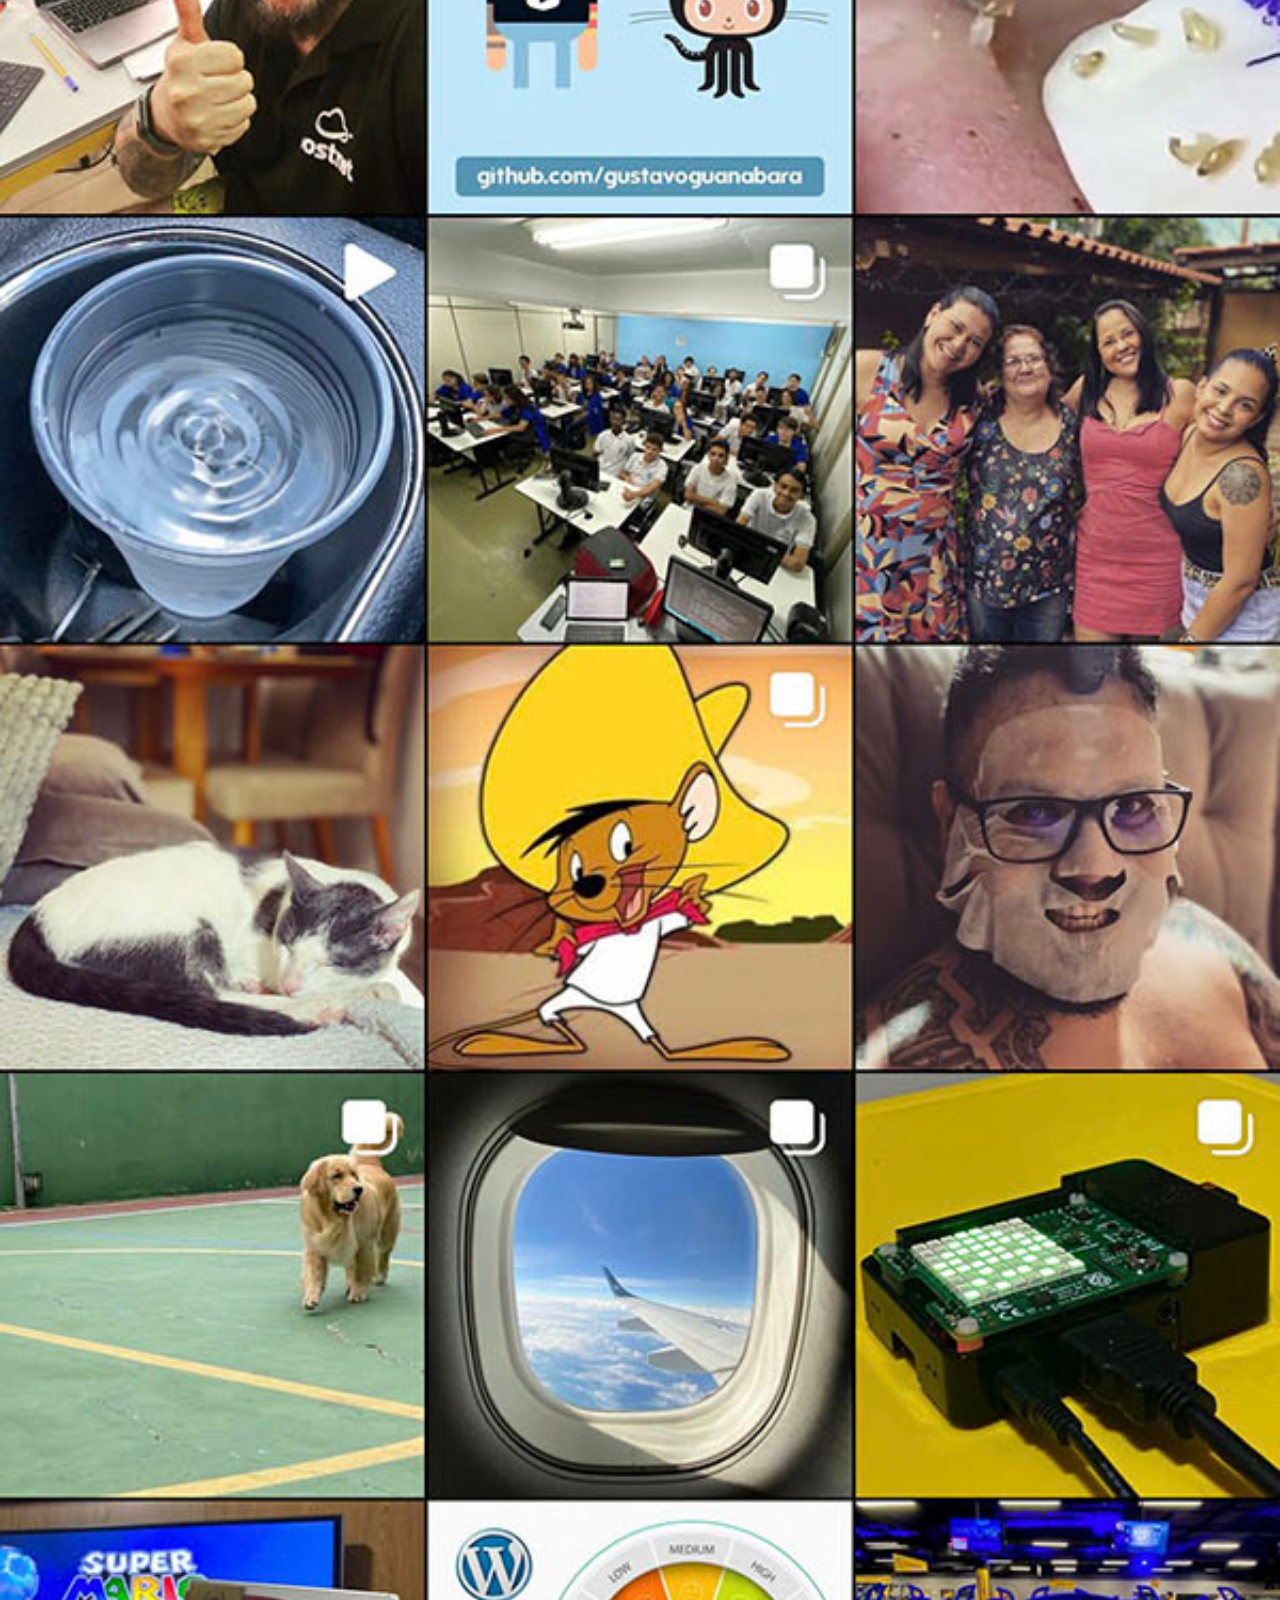
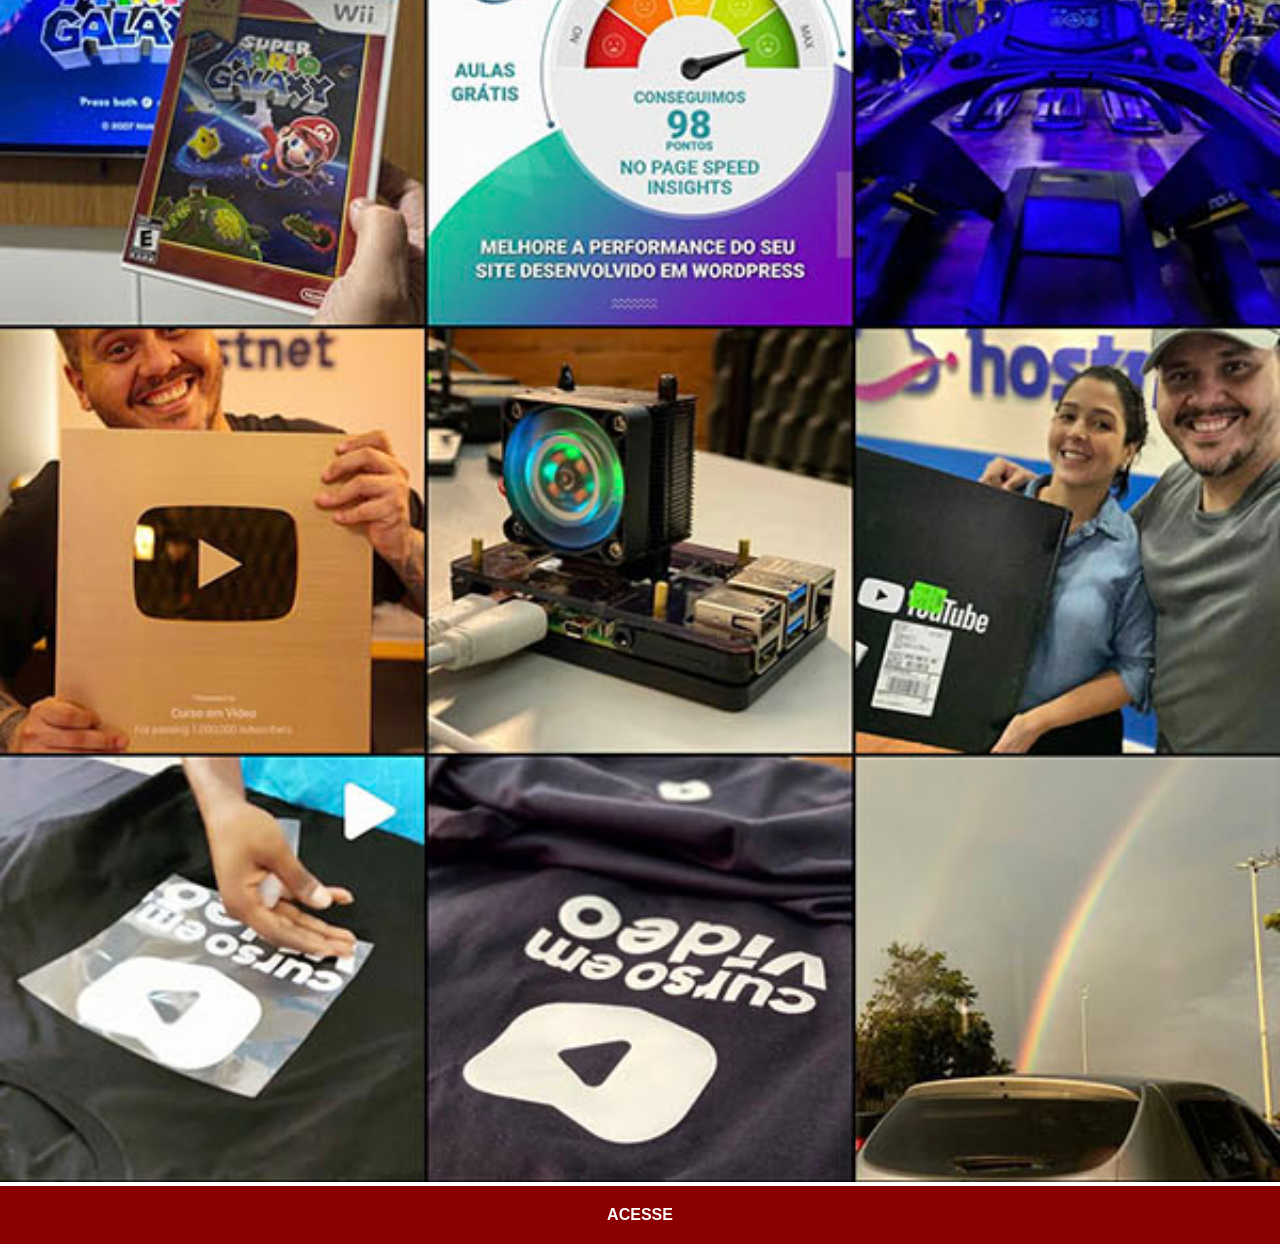
<file: instagram.html>
<!DOCTYPE html>
<html lang="pt-br">
<head>
    <meta charset="UTF-8">
    <meta name="viewport" content="width=device-width, initial-scale=1.0">
    <title>Instagram</title>
    <link rel="stylesheet" href="estilos/social.css">
</head>
<body>
    <img src="imagens/tela-instagram.jpg" alt="Instagram">
    <a href="https://www.instagram.com/gustavoguanabara/" target="_blank">ACESSE</a>
</body>
</html>
</file>
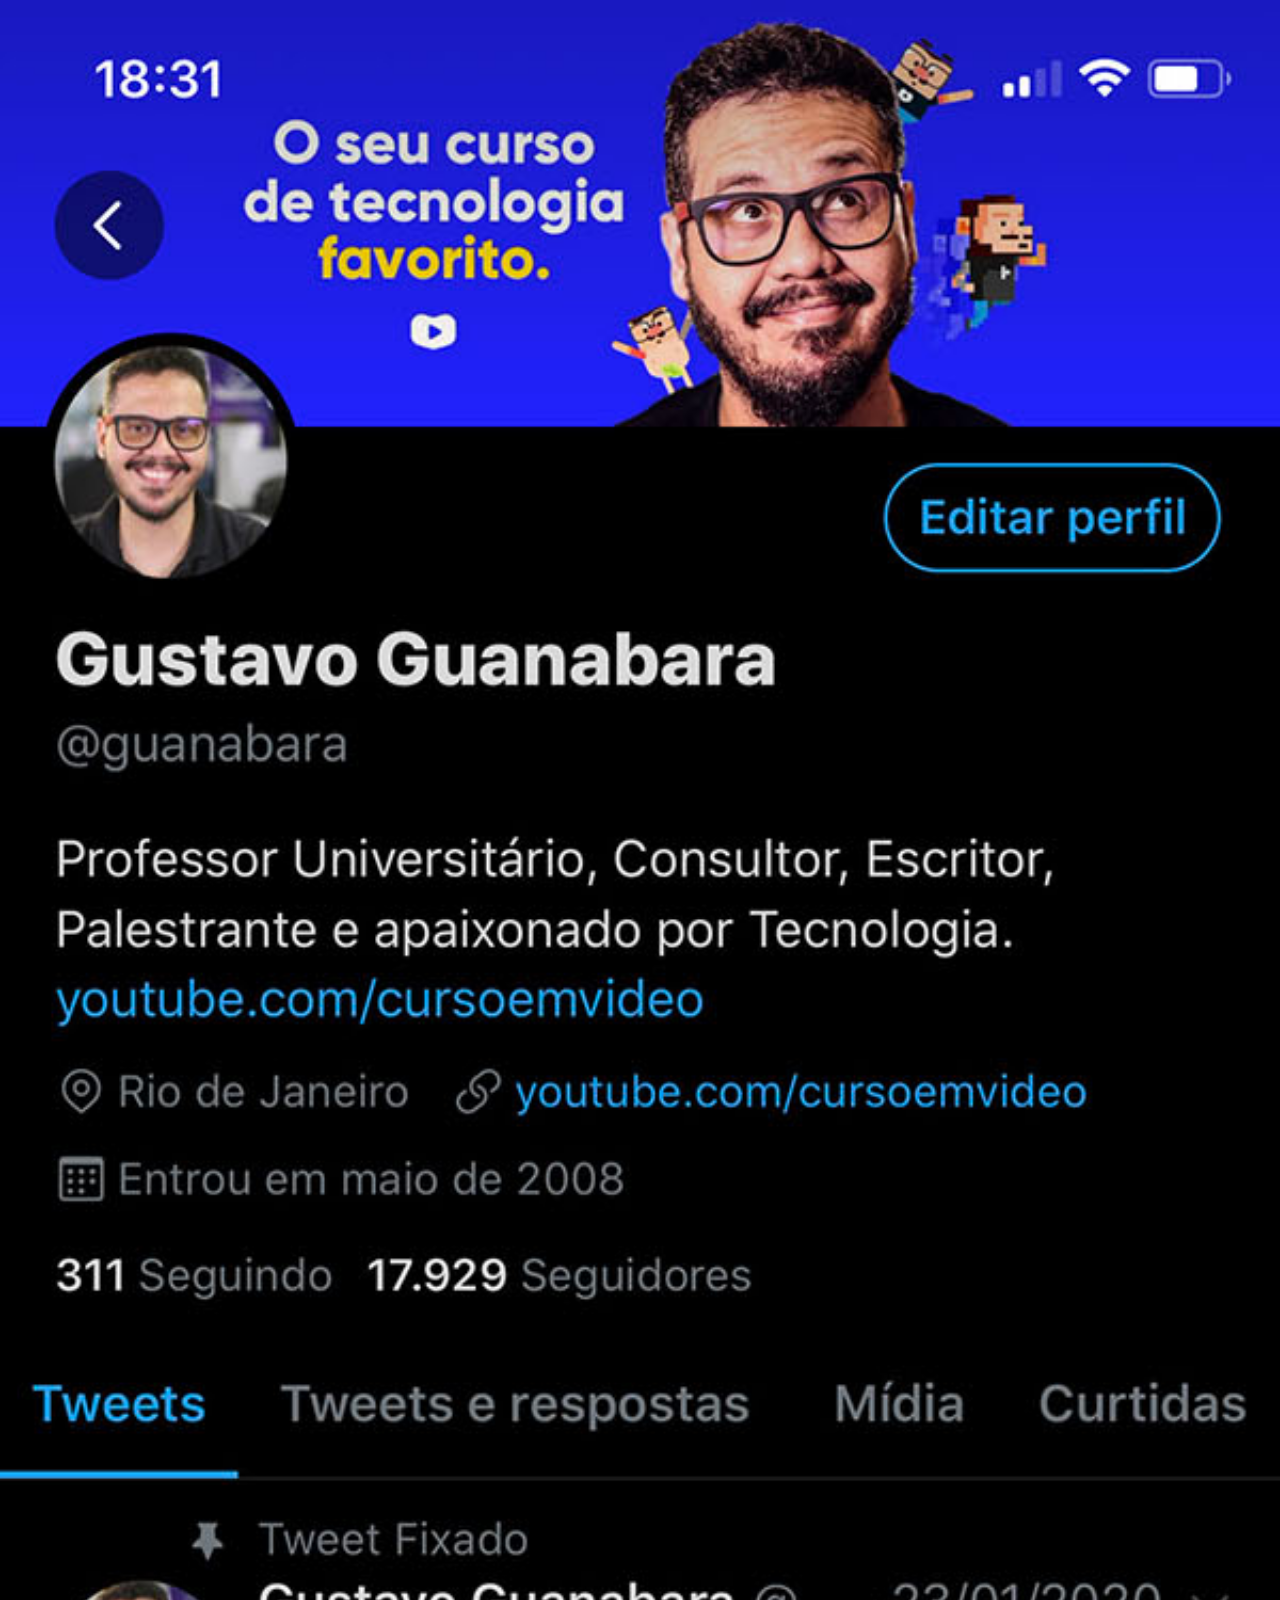
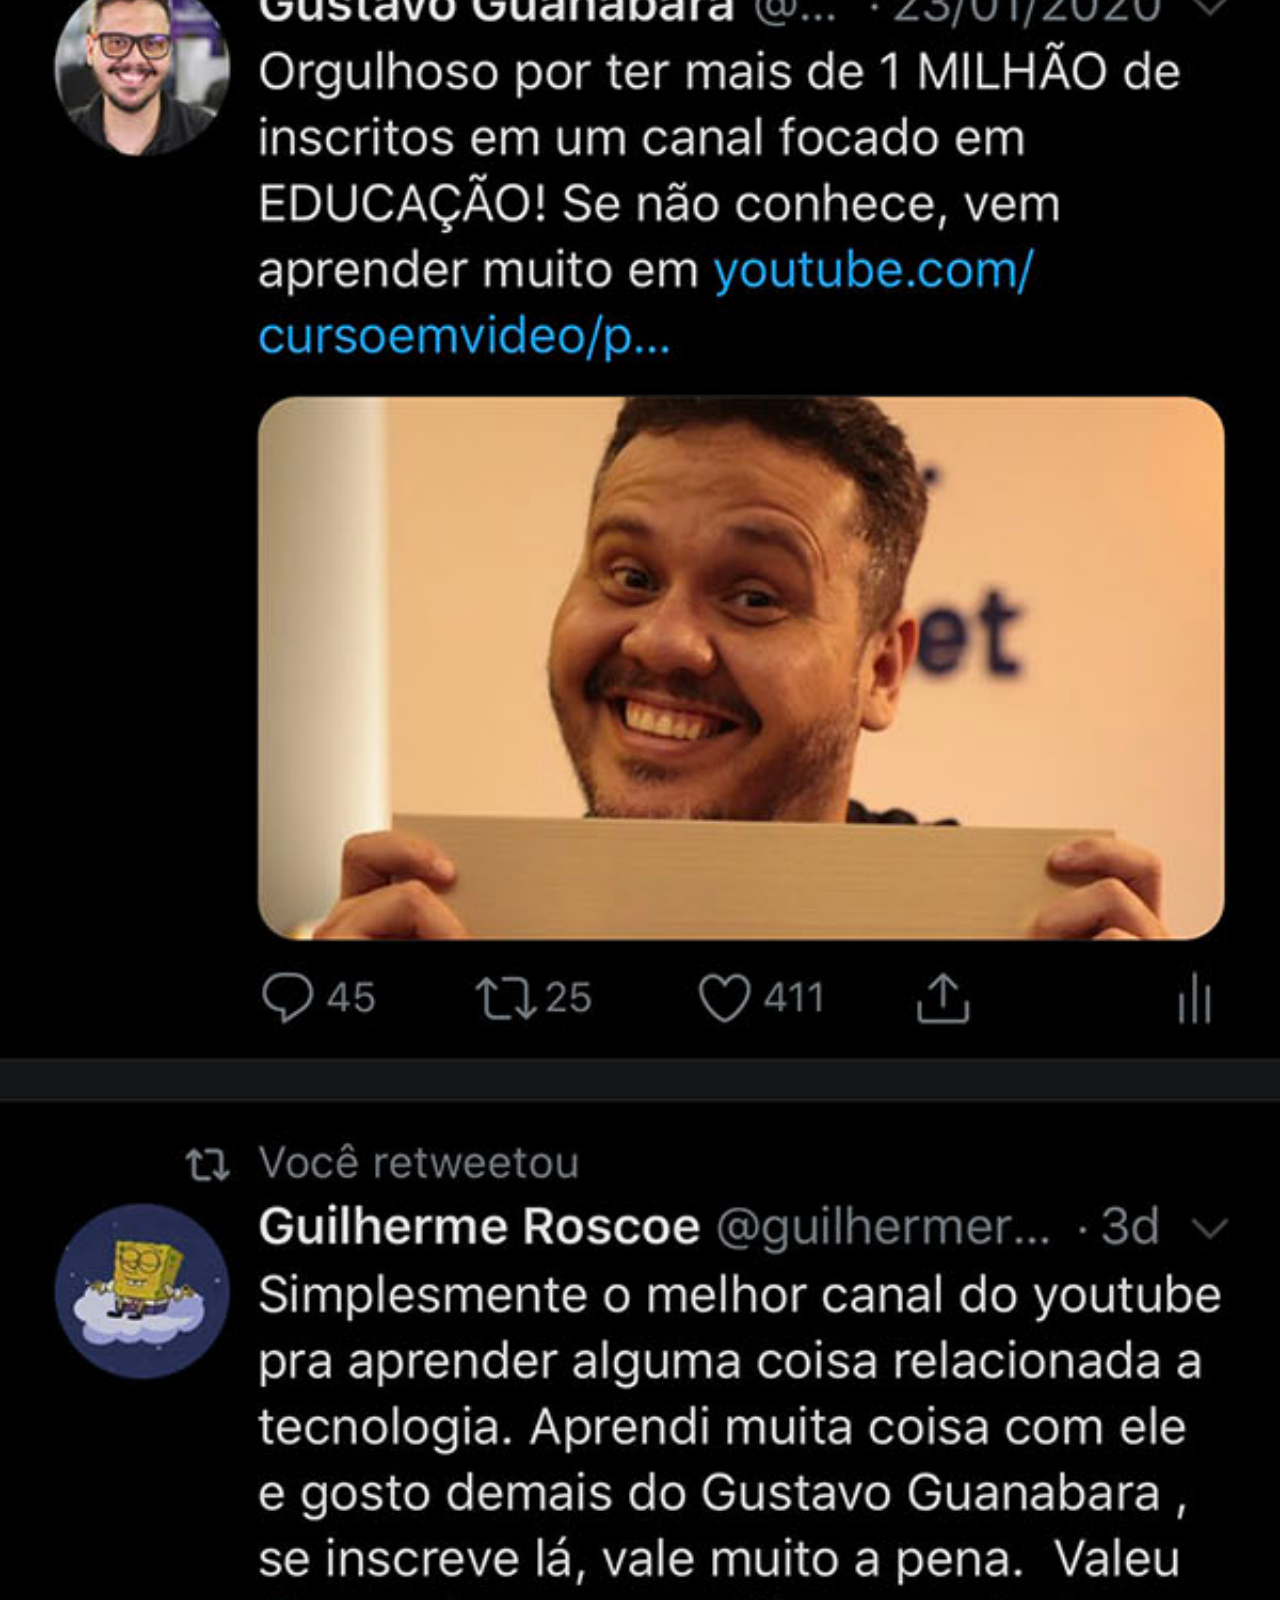
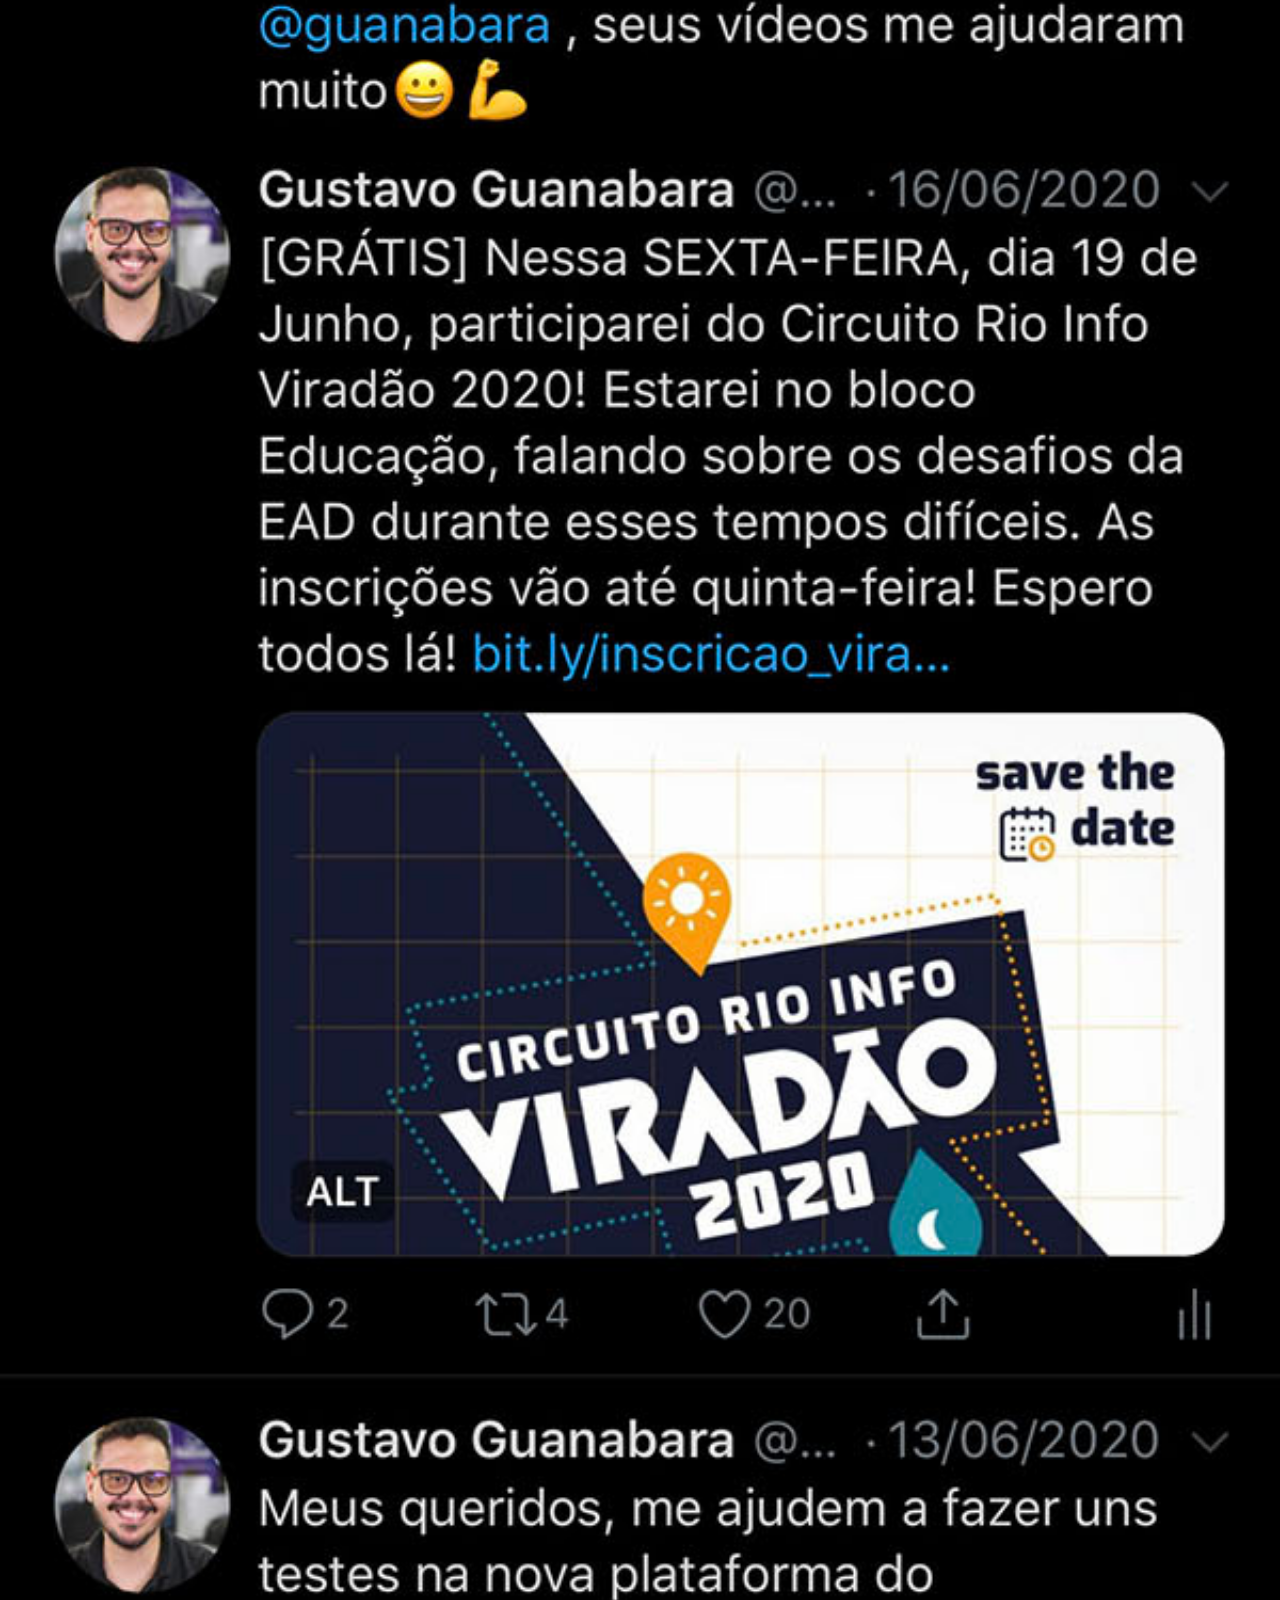
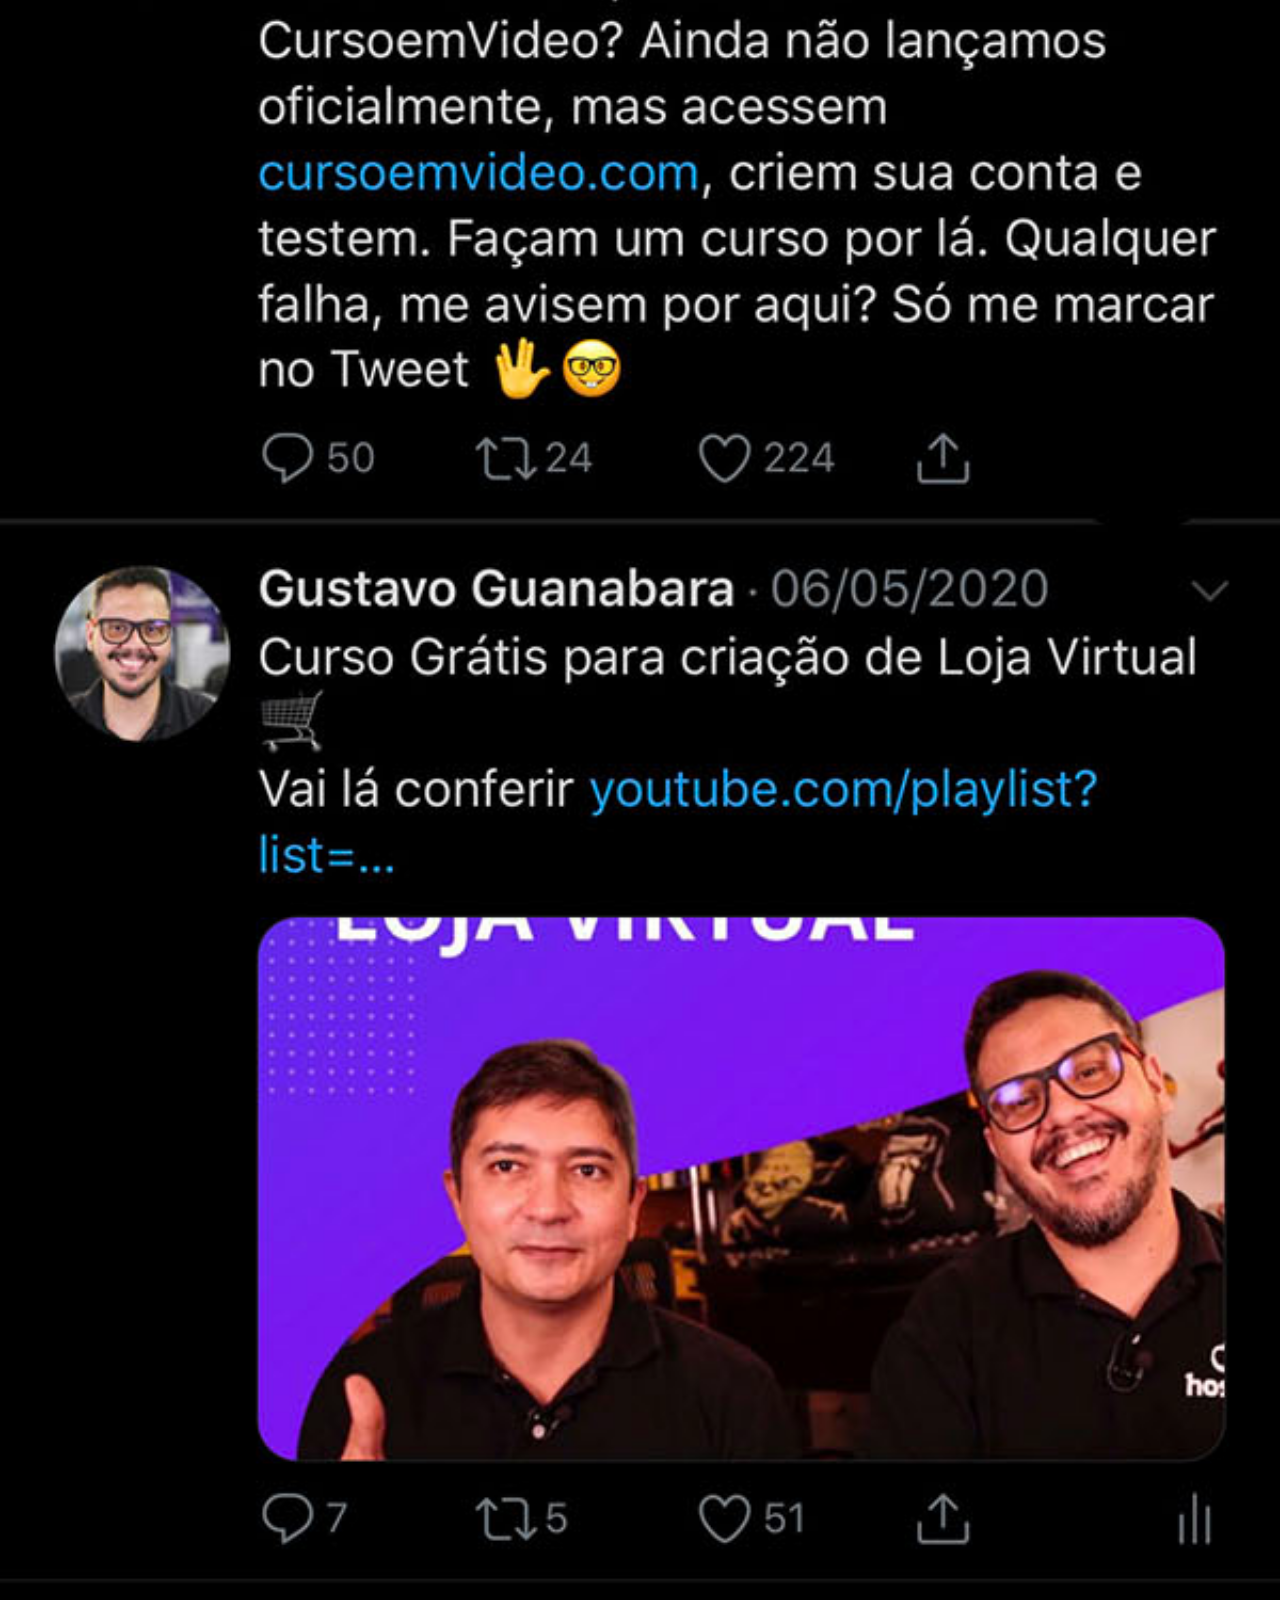
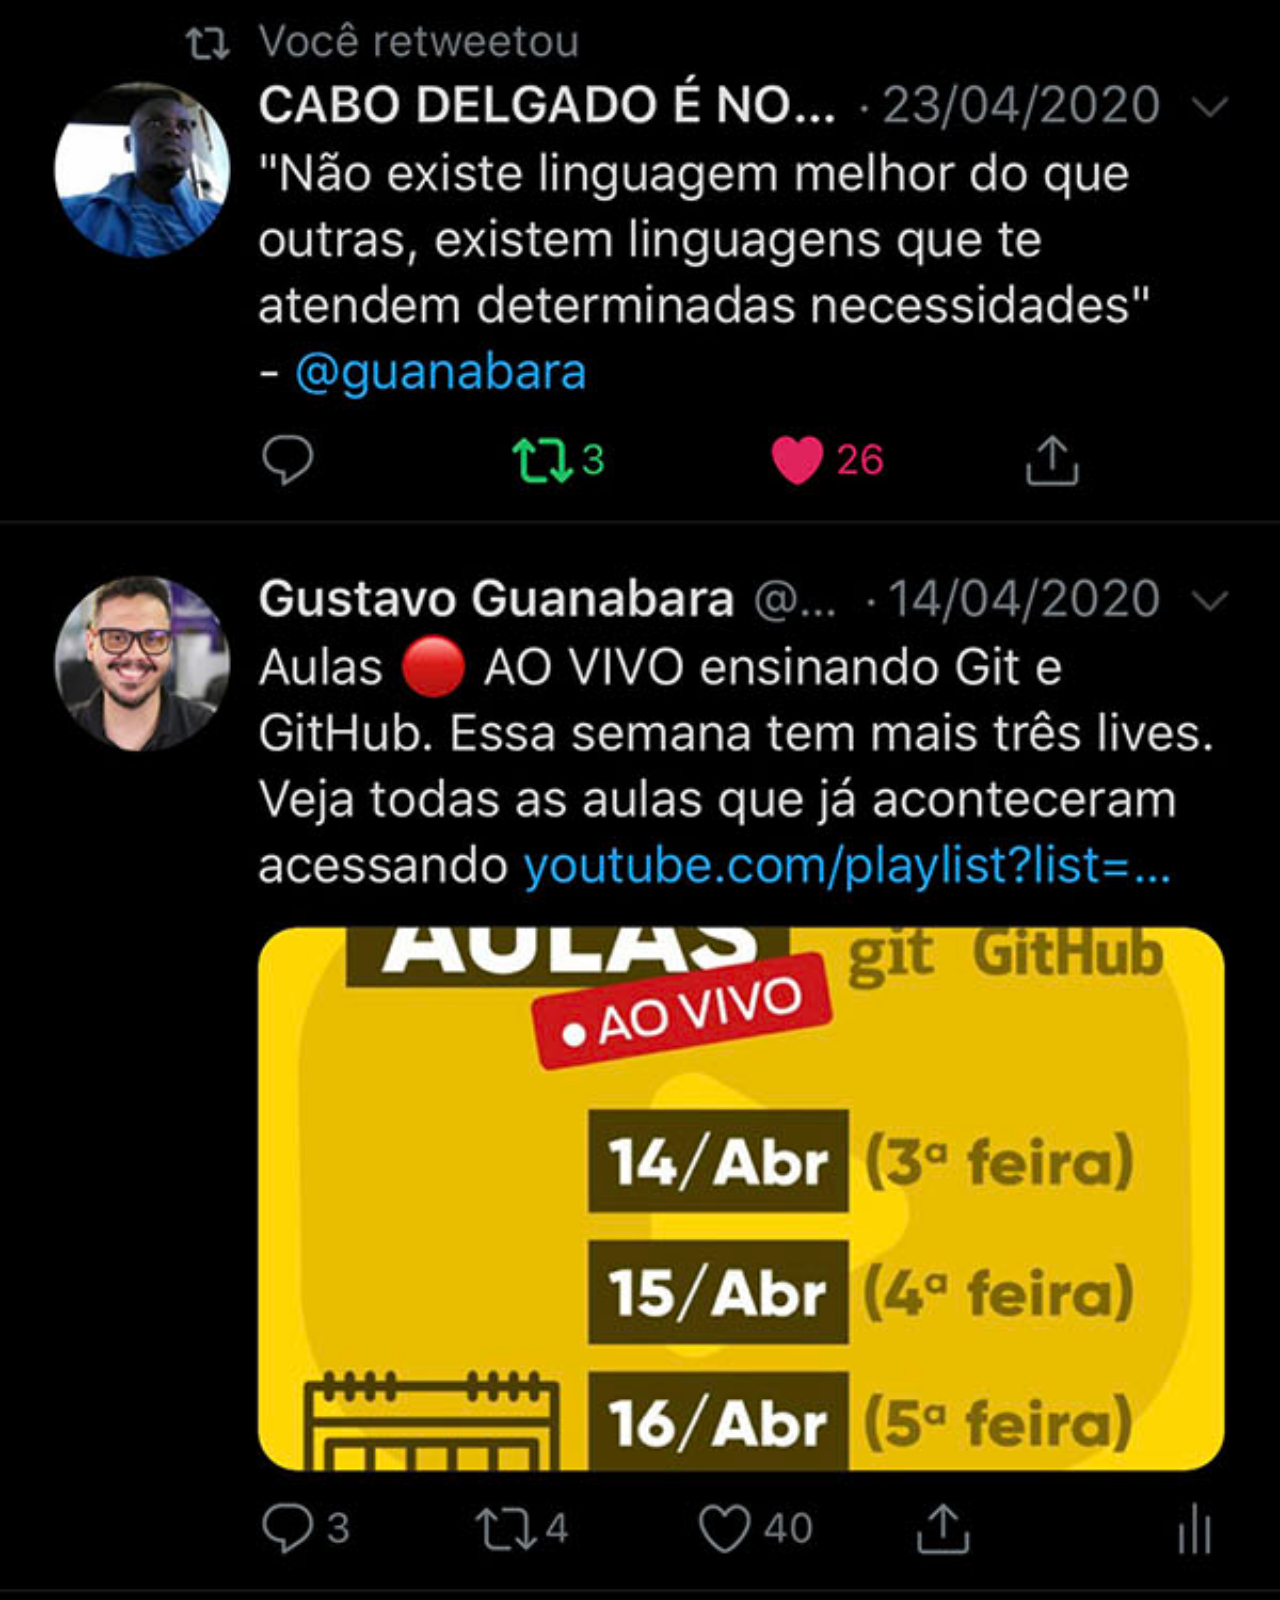
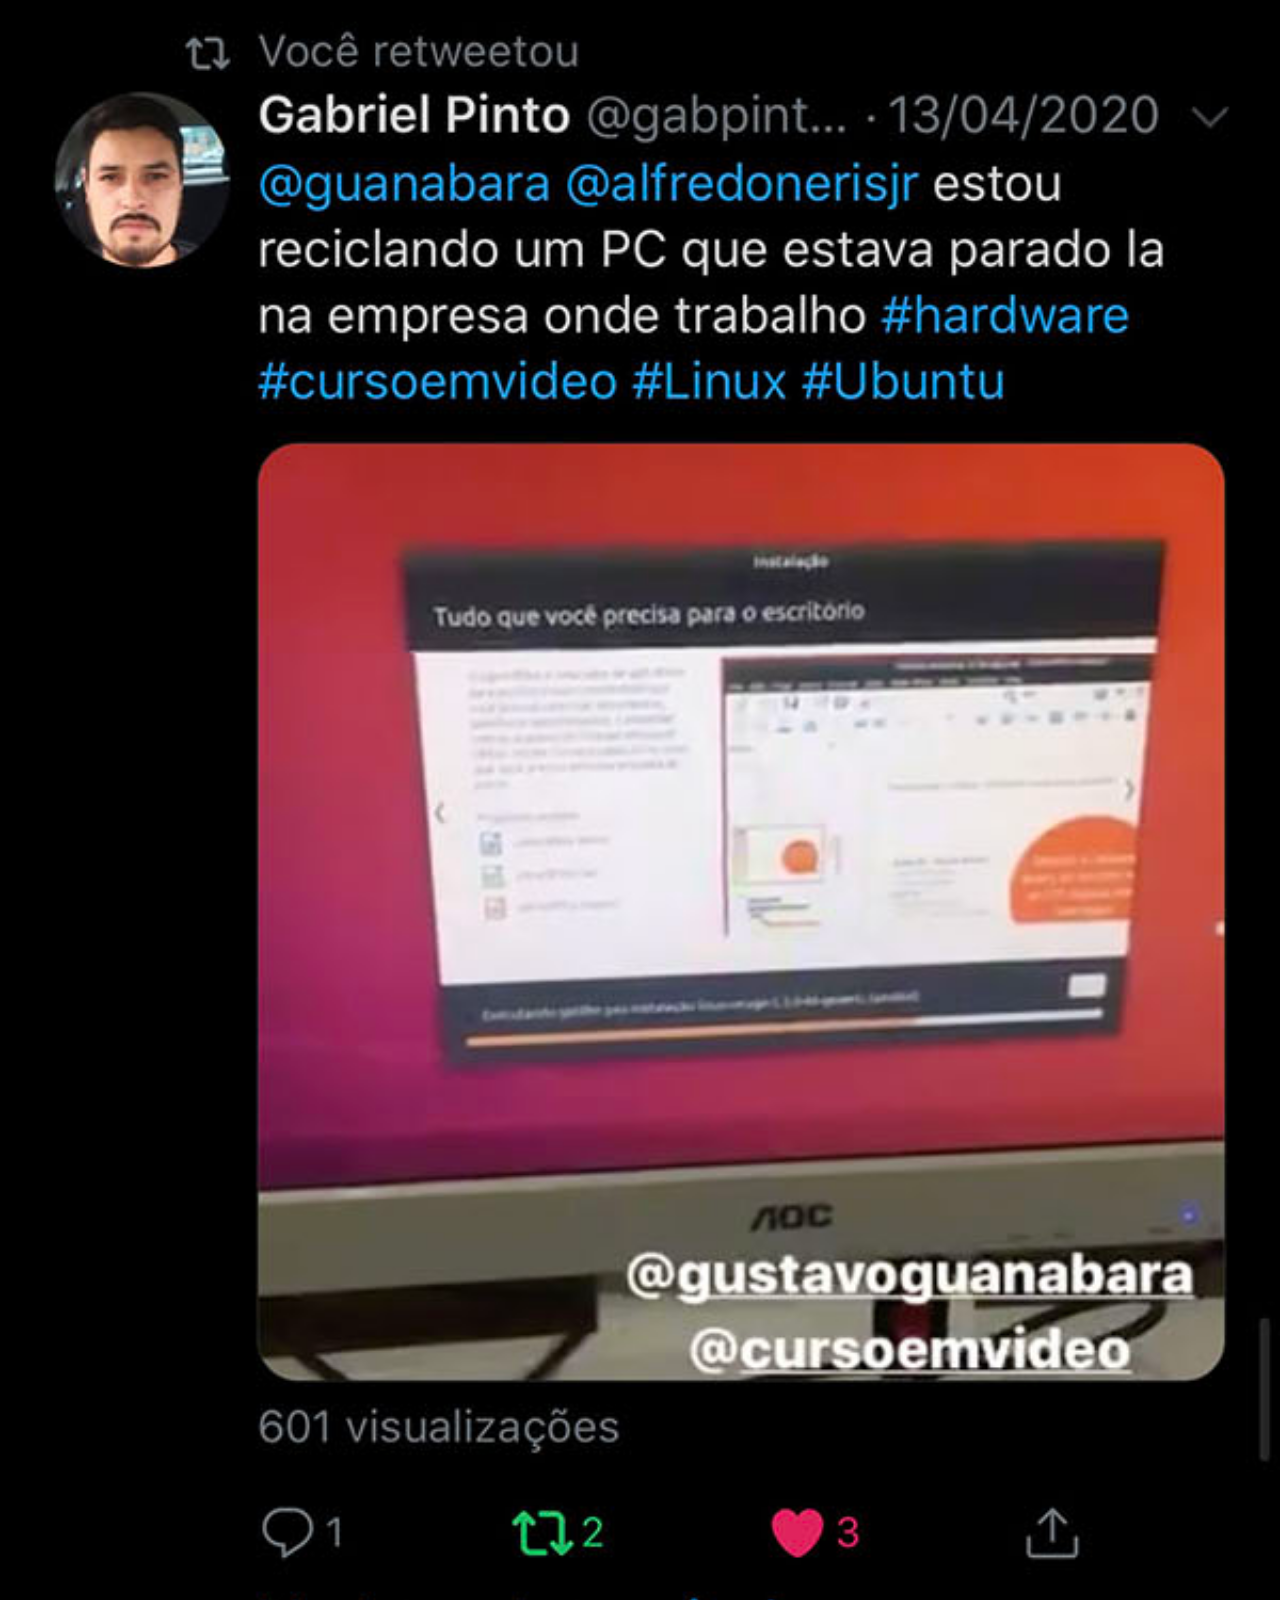
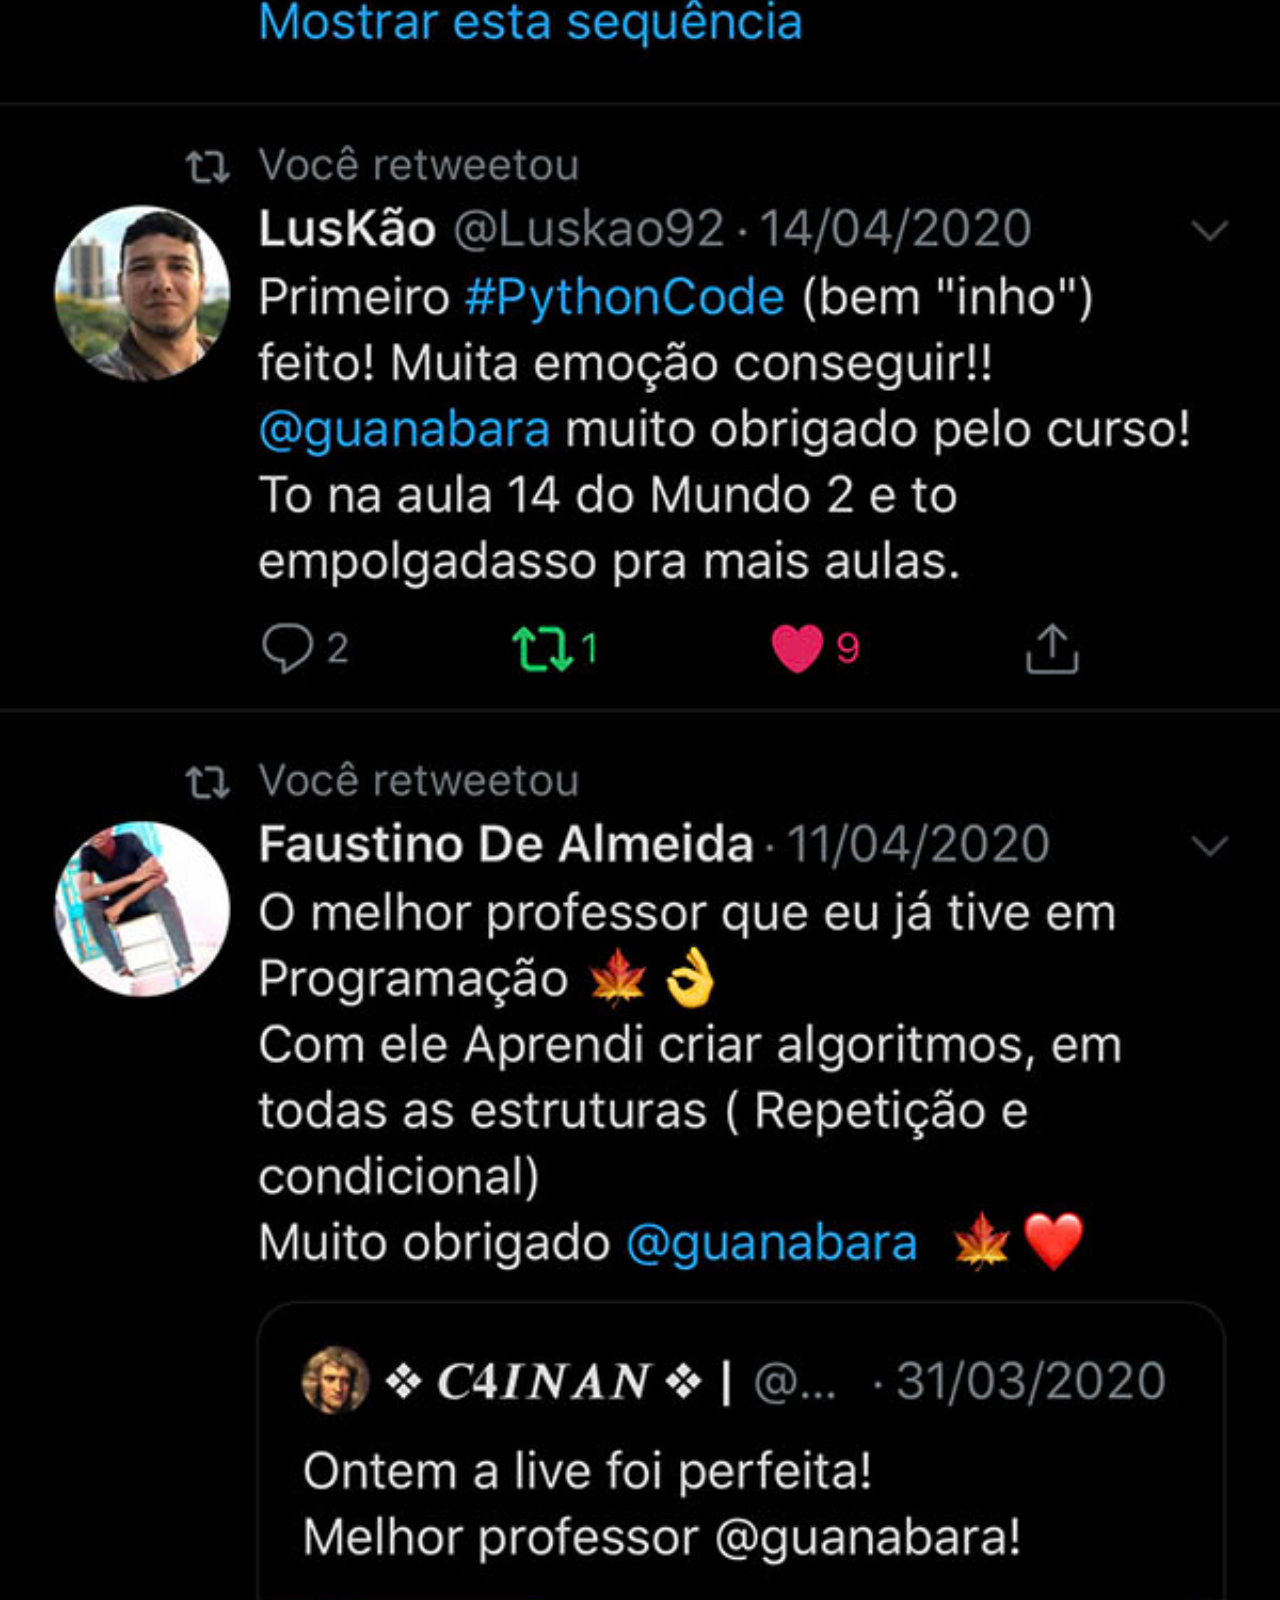
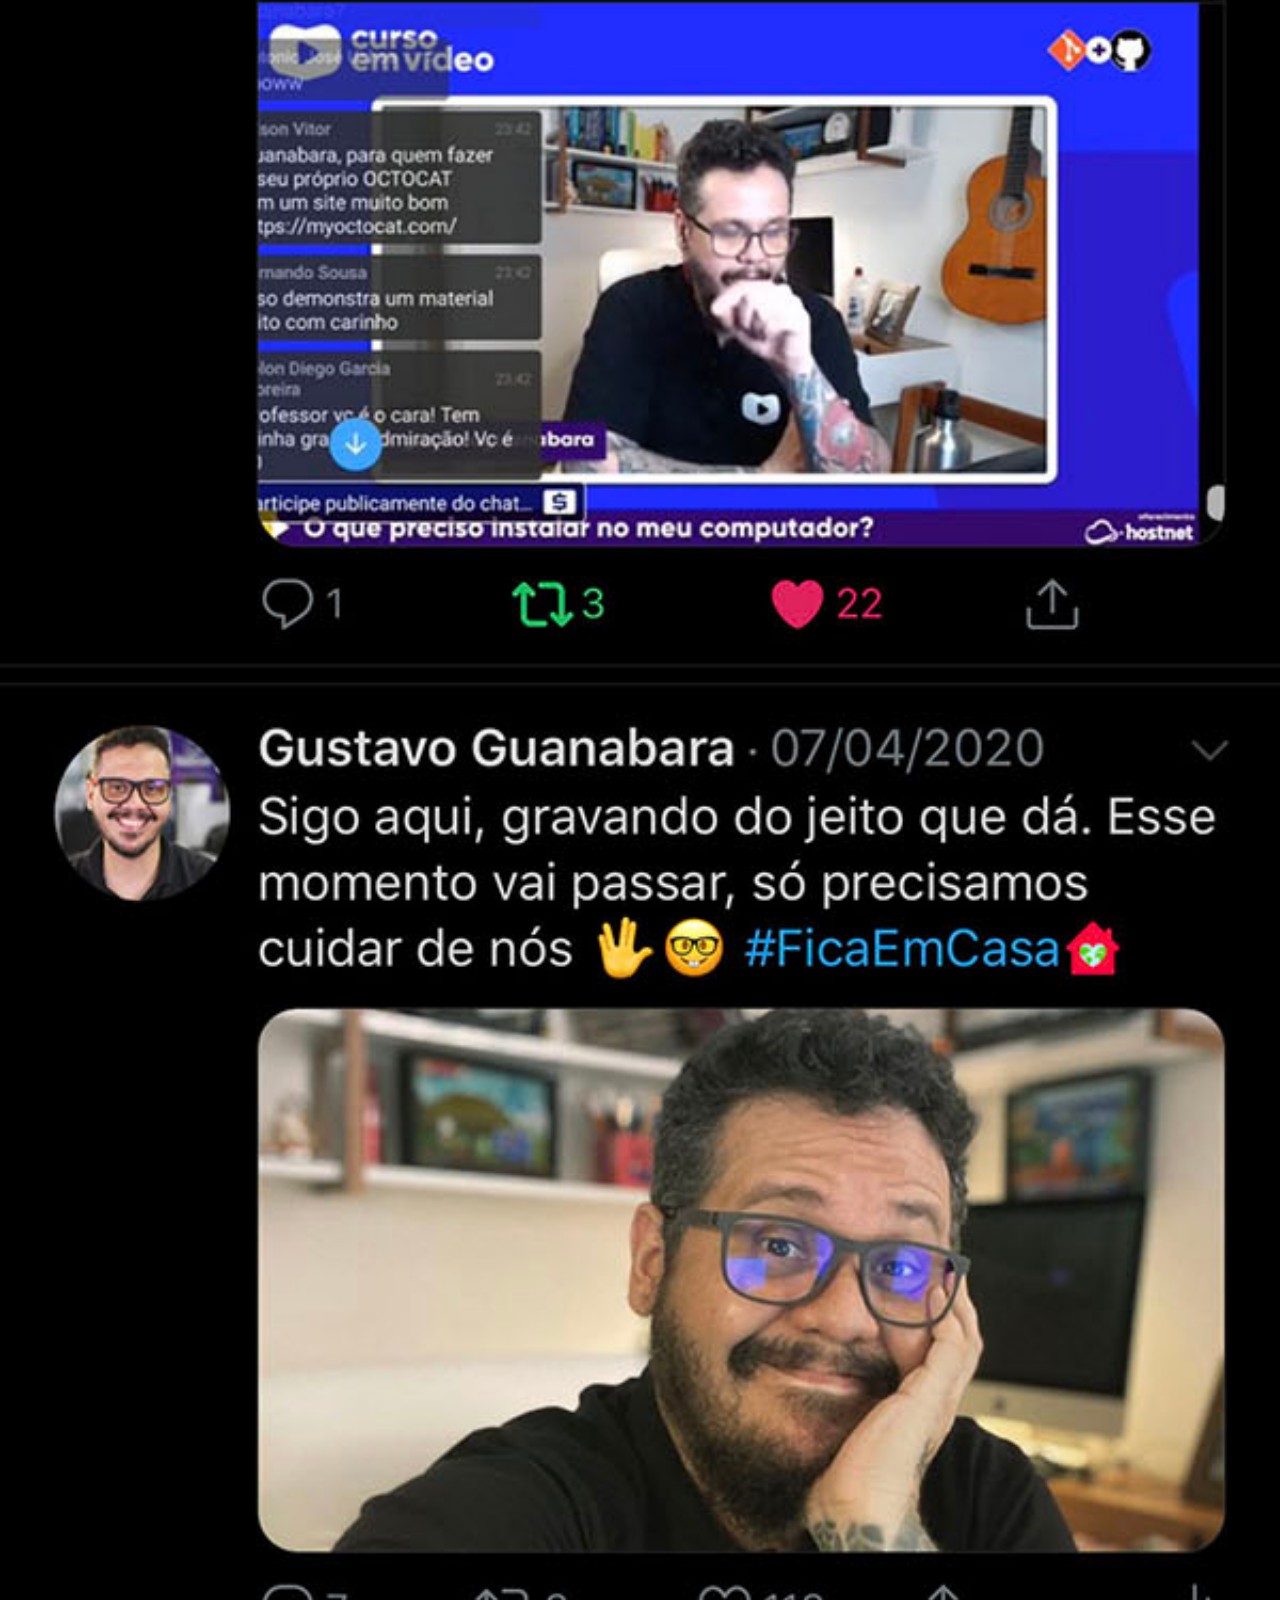
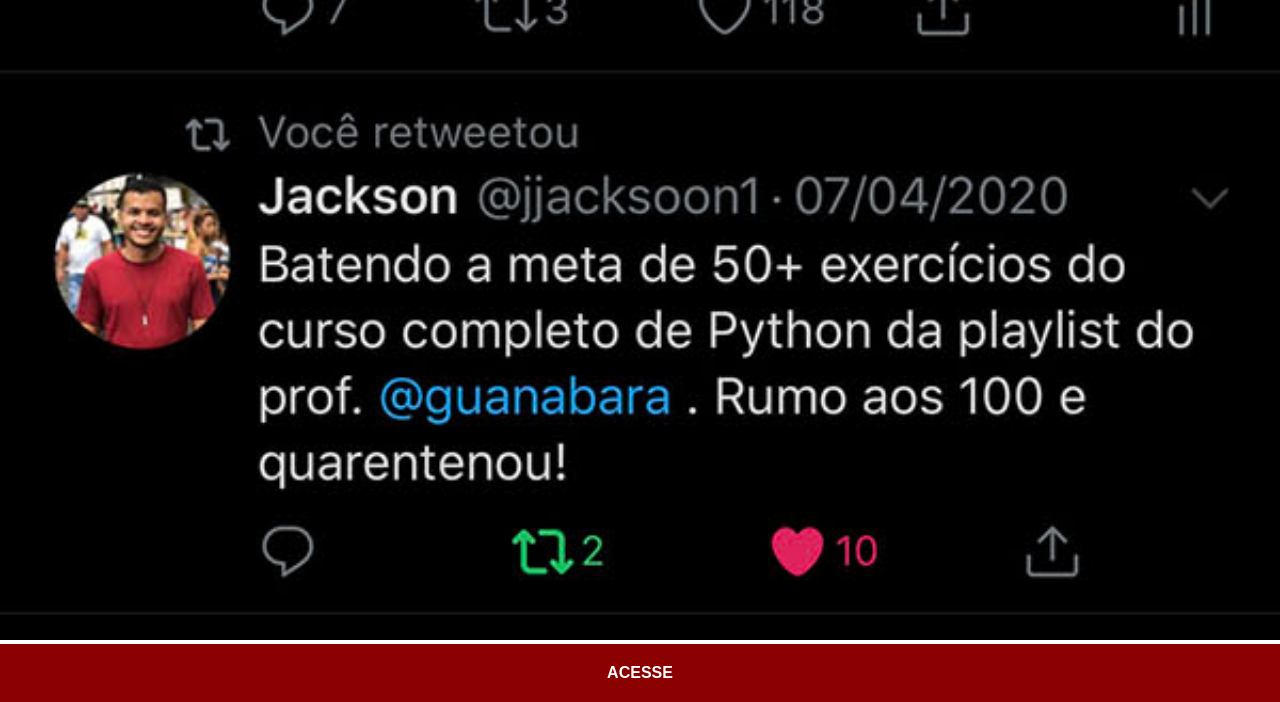
<file: twitter.html>
<!DOCTYPE html>
<html lang="pt-br">
<head>
    <meta charset="UTF-8">
    <meta name="viewport" content="width=device-width, initial-scale=1.0">
    <title>Document</title>
    <link rel="stylesheet" href="estilos/social.css">
</head>
<body>
    <img src="imagens/tela-twitter.jpg" alt="Twitter">
    <a href="https://x.com/guanabara" target="_blank">ACESSE</a>
</body>
</html>
</file>
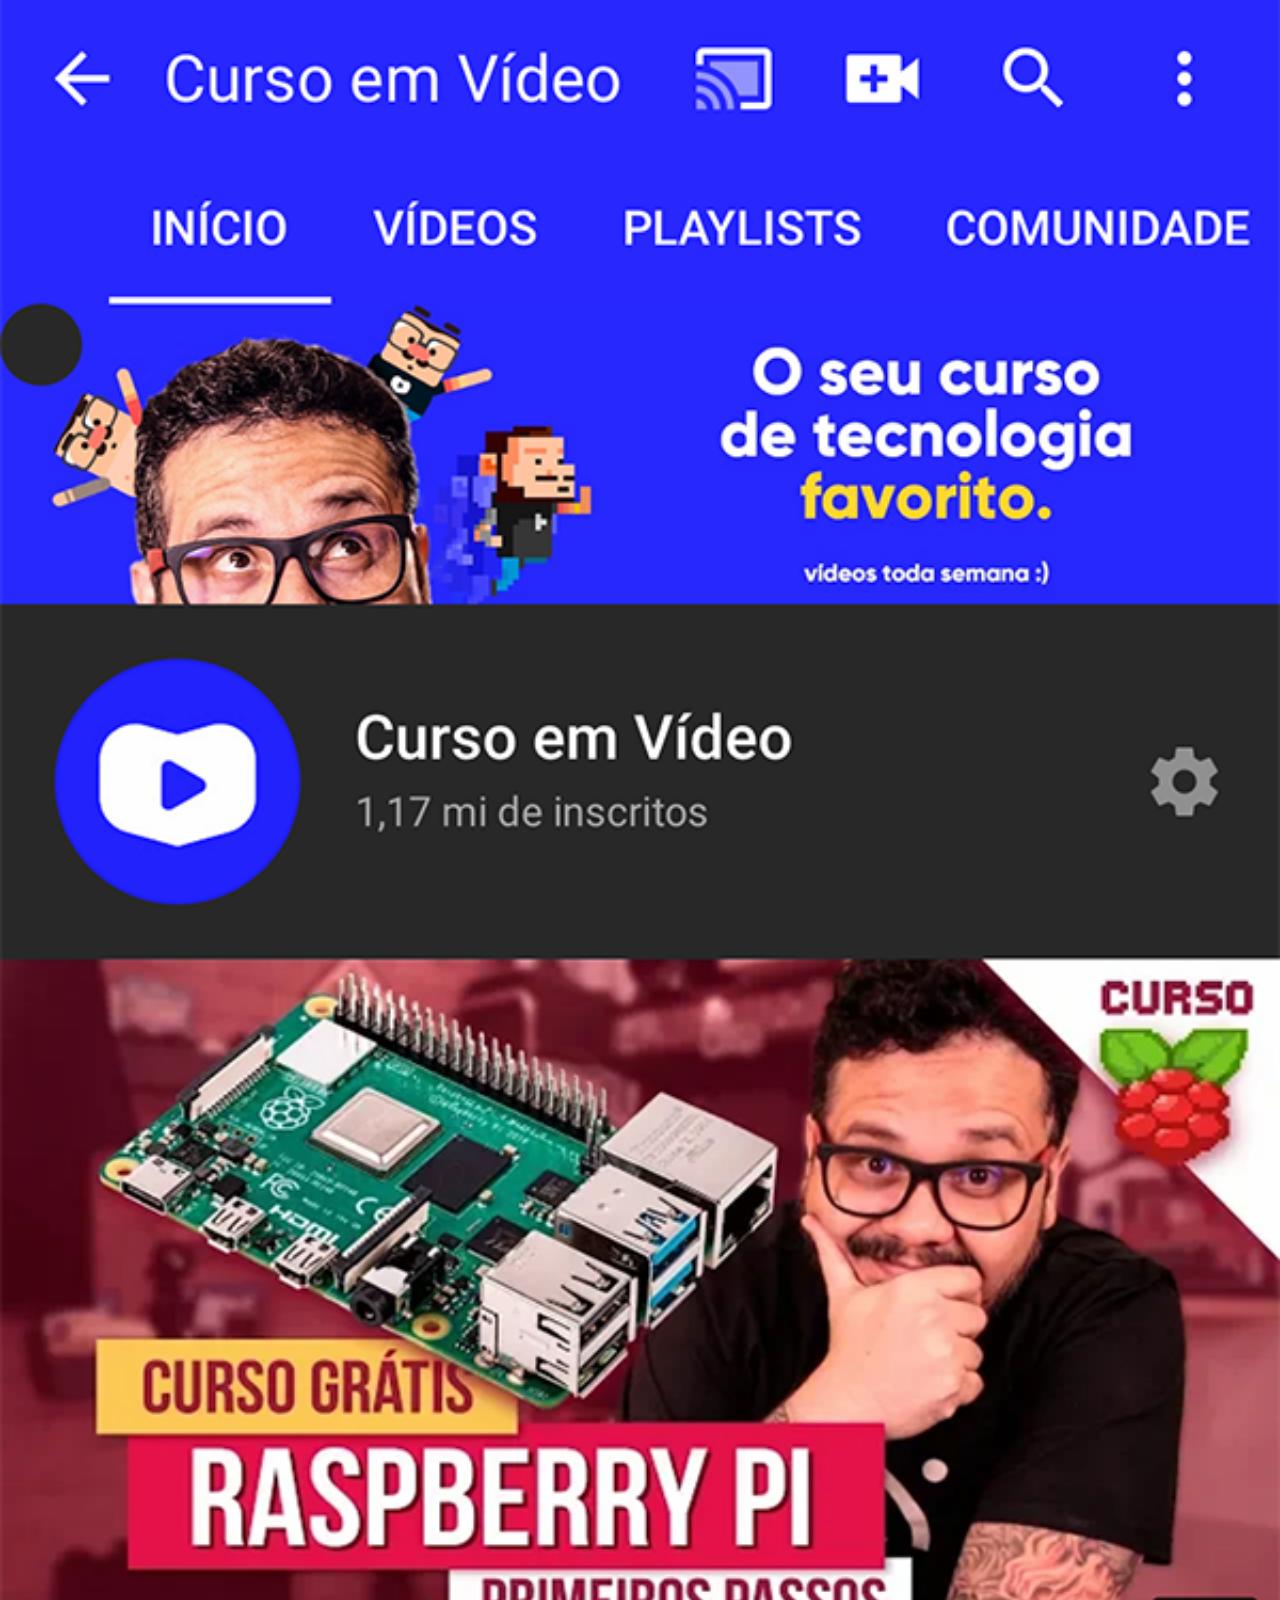
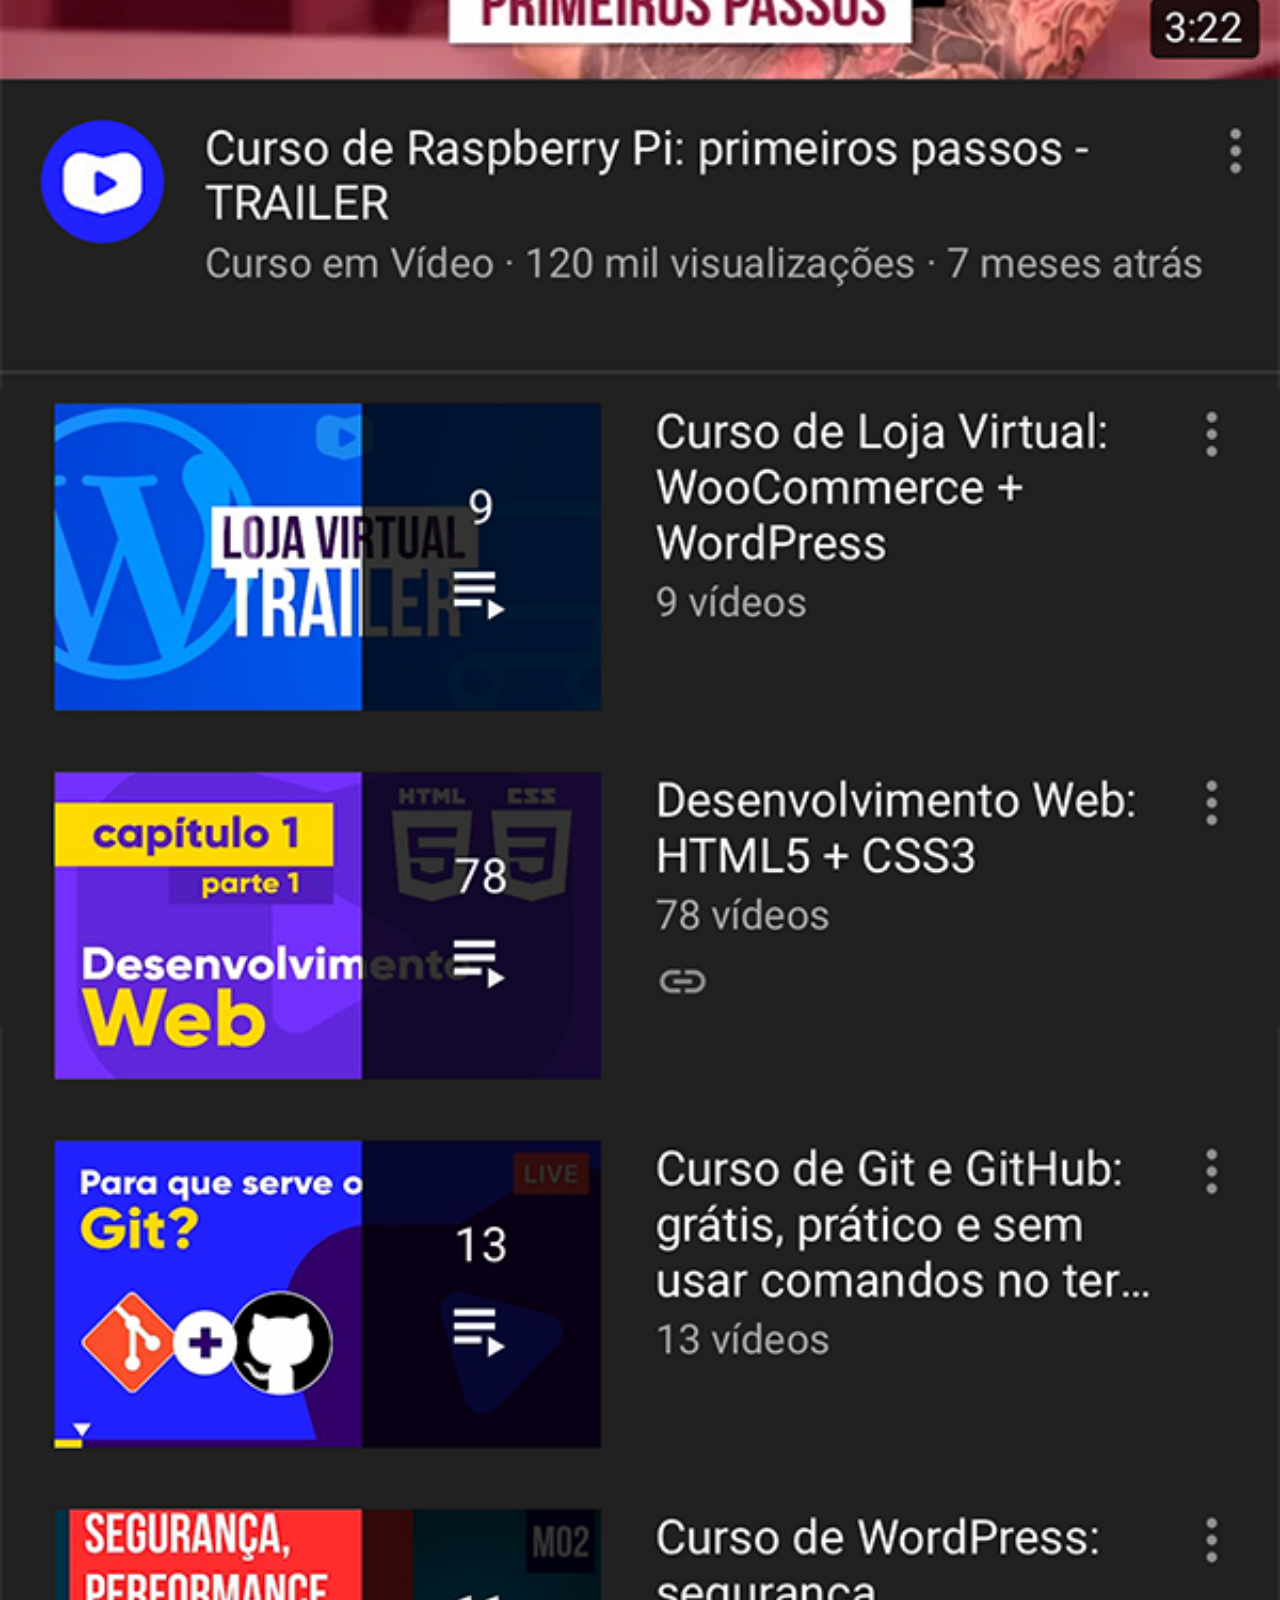
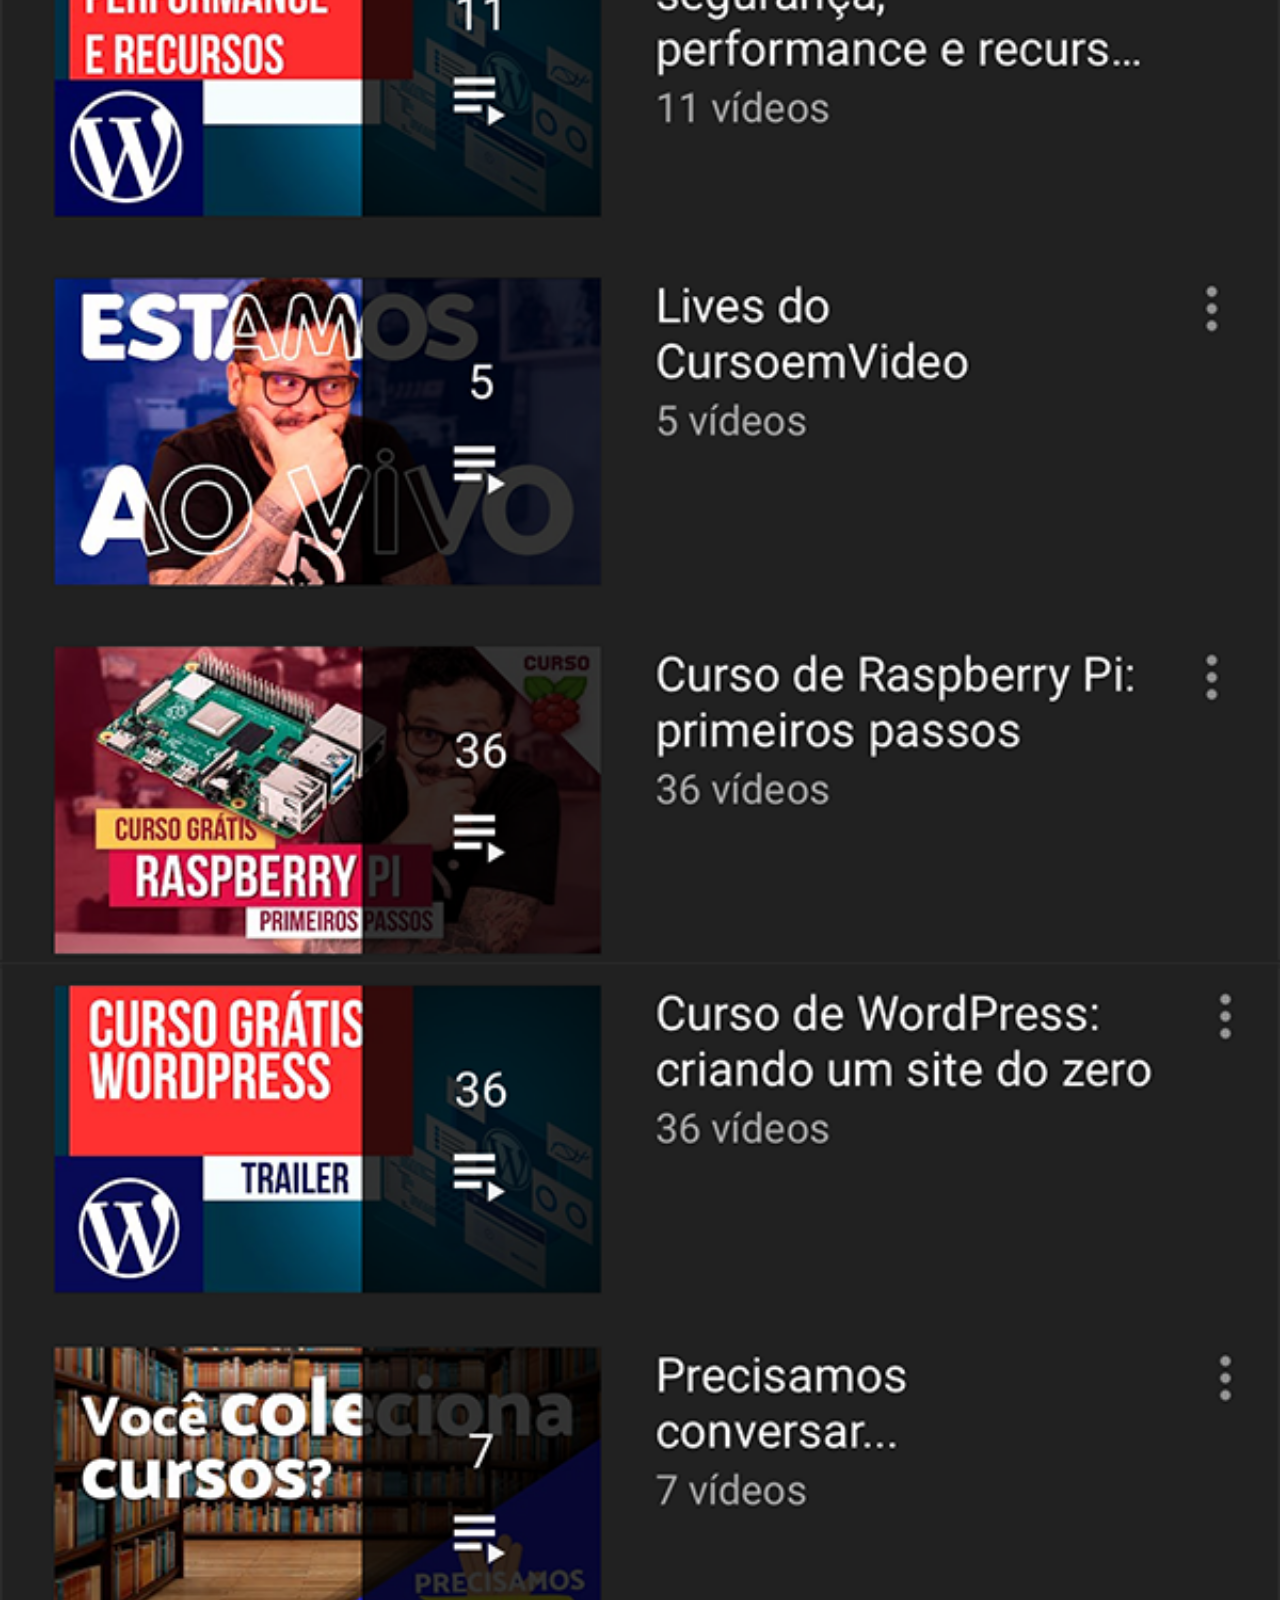
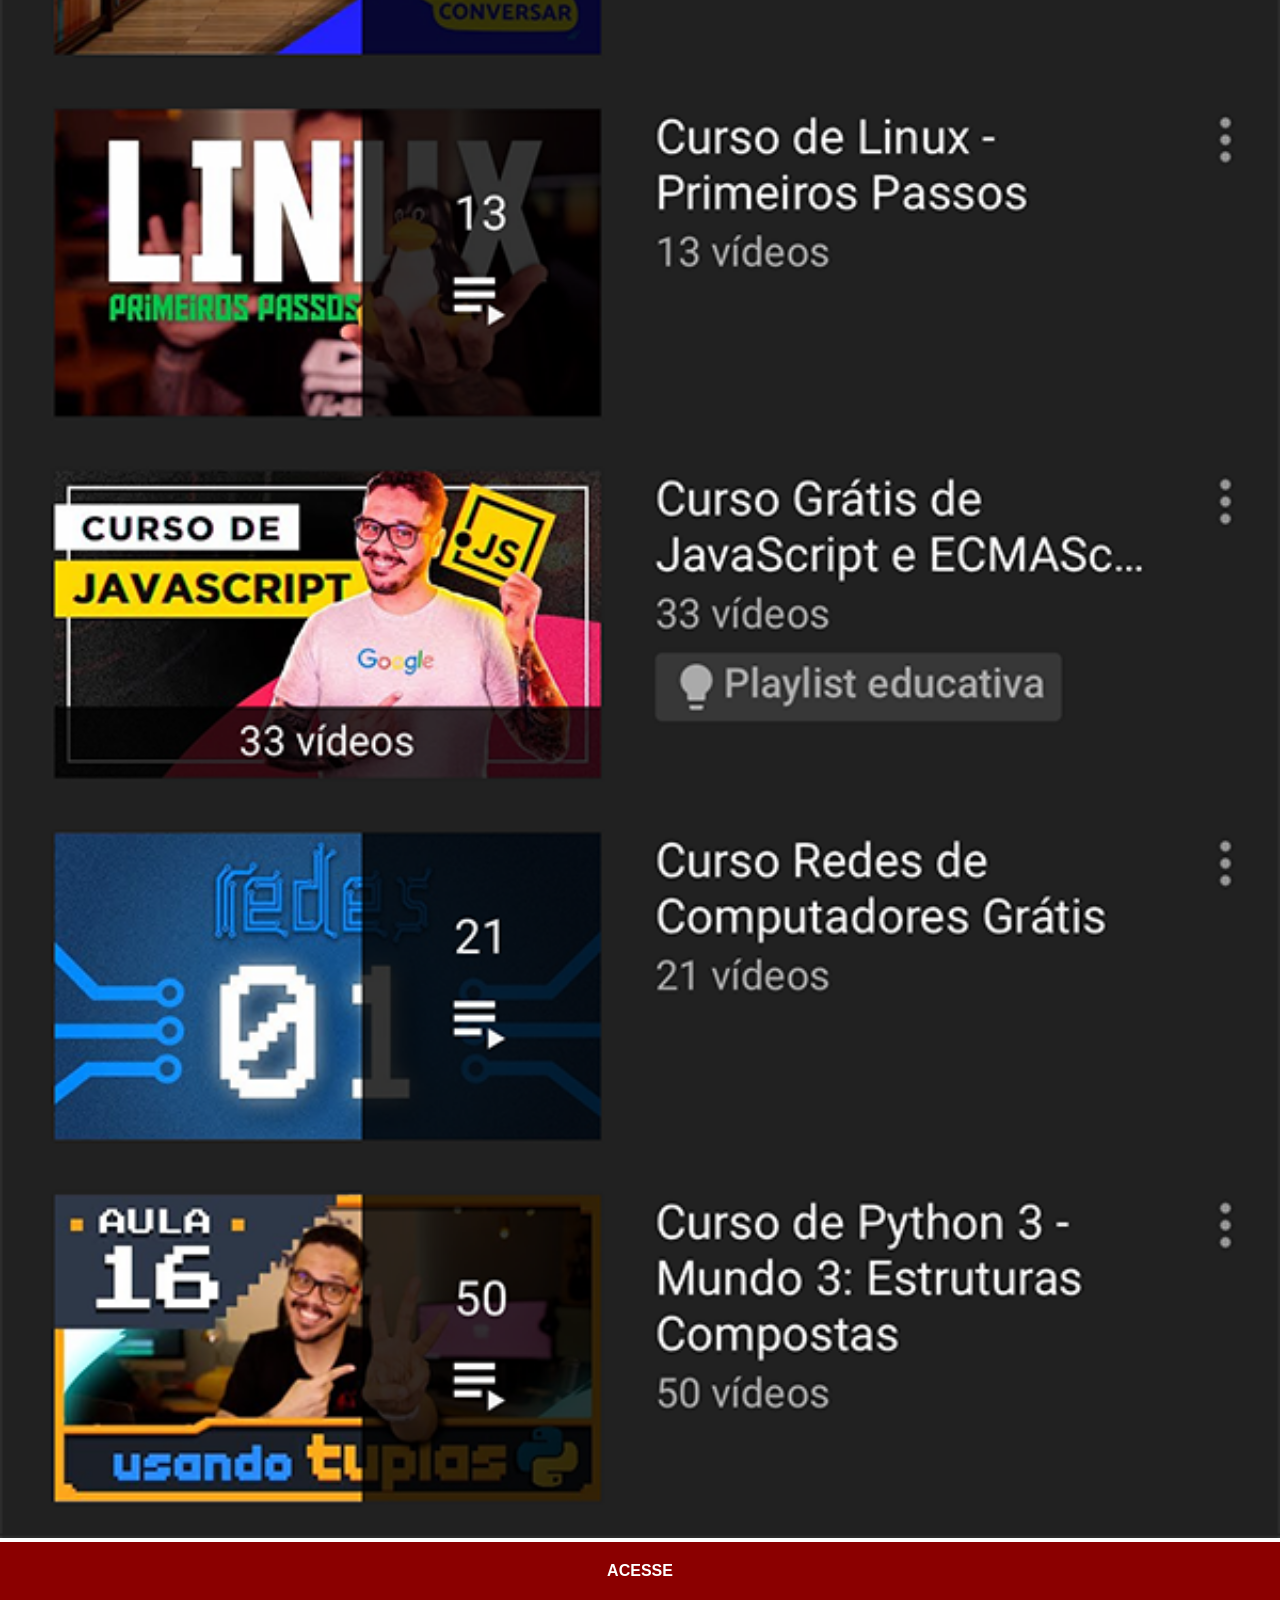
<file: youtube.html>
<!DOCTYPE html>
<html lang="pt-br">
<head>
    <meta charset="UTF-8">
    <meta name="viewport" content="width=device-width, initial-scale=1.0">
    <title>Youtube</title>
    <link rel="stylesheet" href="estilos/social.css">
</head>
<body>
    <img src="imagens/tela-youtube.png" alt="Youtube">
    <a href="https://www.youtube.com/@cursoemvideo/playlists" target="_blank">ACESSE</a>
</body>
</html>
</file>
<file: estilos/style.css>
@charset "UTF-8";

* {
    margin: 0px;
    padding: 0px;
    font-family: Arial, Helvetica, sans-serif;
}

html, body {
    height: 100vh;
    width: 100vw;
    background-color: black;
}

body {
    background: url(../imagens/fundo-madeira.jpg) no-repeat top center;
    background-size: cover;
    background-attachment: fixed;
}

main {
    position: relative;
    height: 100vh;
}

section#telefone {
    position: absolute;
    top: 50%;
    left: 50%;
    transform: translate(-50%, -50%);

    height: 627px;
    width: 311px;
    background: url(../imagens/frame-iphone.png) no-repeat;
}

iframe#tela {
    position: relative;
    top: 80px;
    left: 22px;
    width: 267px;
    height: 471px;
}

section#redes-sociais {
    text-align: right;
}

section#redes-sociais img {
    width: 50px;
    margin: 10px;
    border-radius: 50%;
    box-shadow: 2px 2px 5px rgba(0, 0, 0, 0.400);
    box-sizing: border-box;
}

section#redes-sociais img:hover {
    border: 2px solid rgba(255, 255, 255, 0.637);
    transform: translate(-3px, -3px);
    box-shadow: 5px 5px 10px rgba(0, 0, 0, 0.623);
    transition: transform 0.3s, border 1s;
}
</file>
<file: estilos/social.css>
@charset "UTF-8";

* {
            margin: 0px;
            padding: 0px;
            font-family: Arial, Helvetica, sans-serif;
        }

        ::-webkit-scrollbar {
            width: 0px;
            height: 0px;
        }

        img {
            width: 100vw;
        }

        a {
            display: block;
            background-color: darkred;
            color: white;
            padding: 20px;
            text-align: center;
            font-weight: bolder;
            text-decoration: none;
        }

        a:hover {
            background-color: red;
        }
</file>
